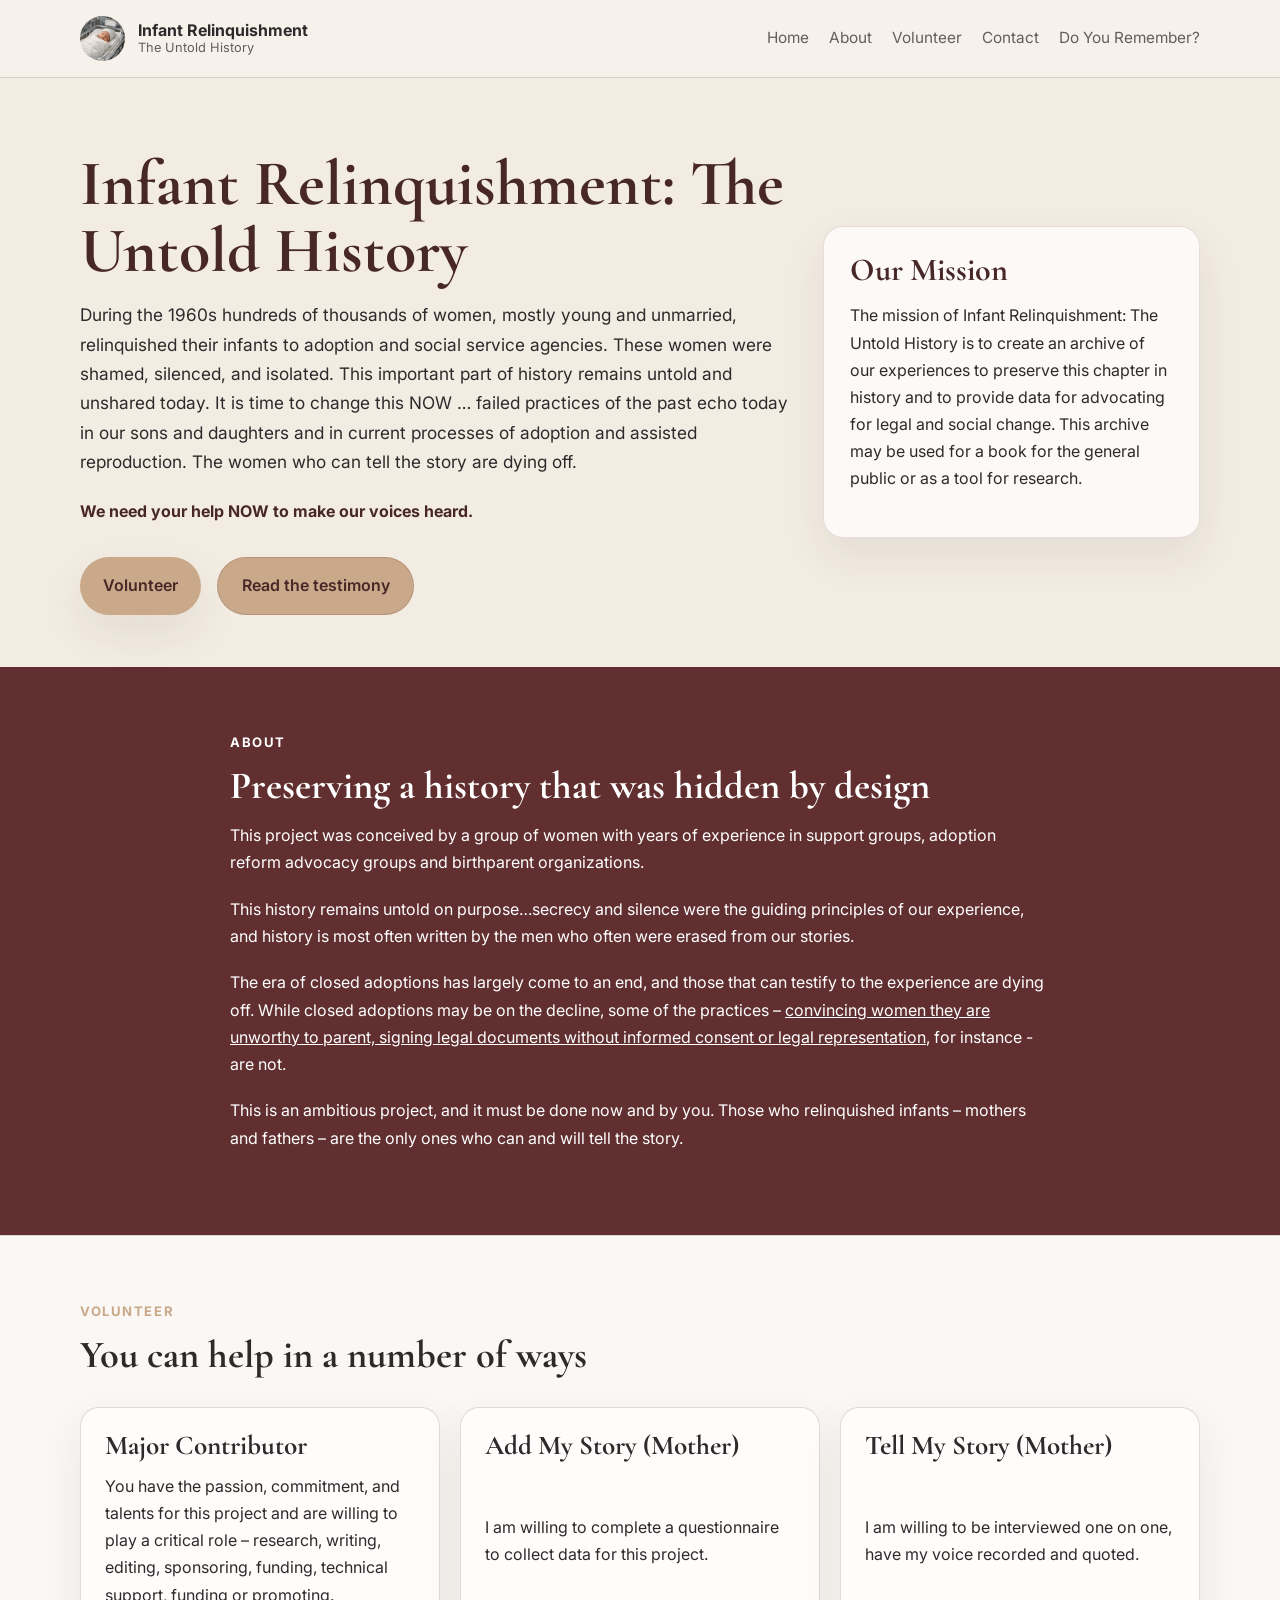
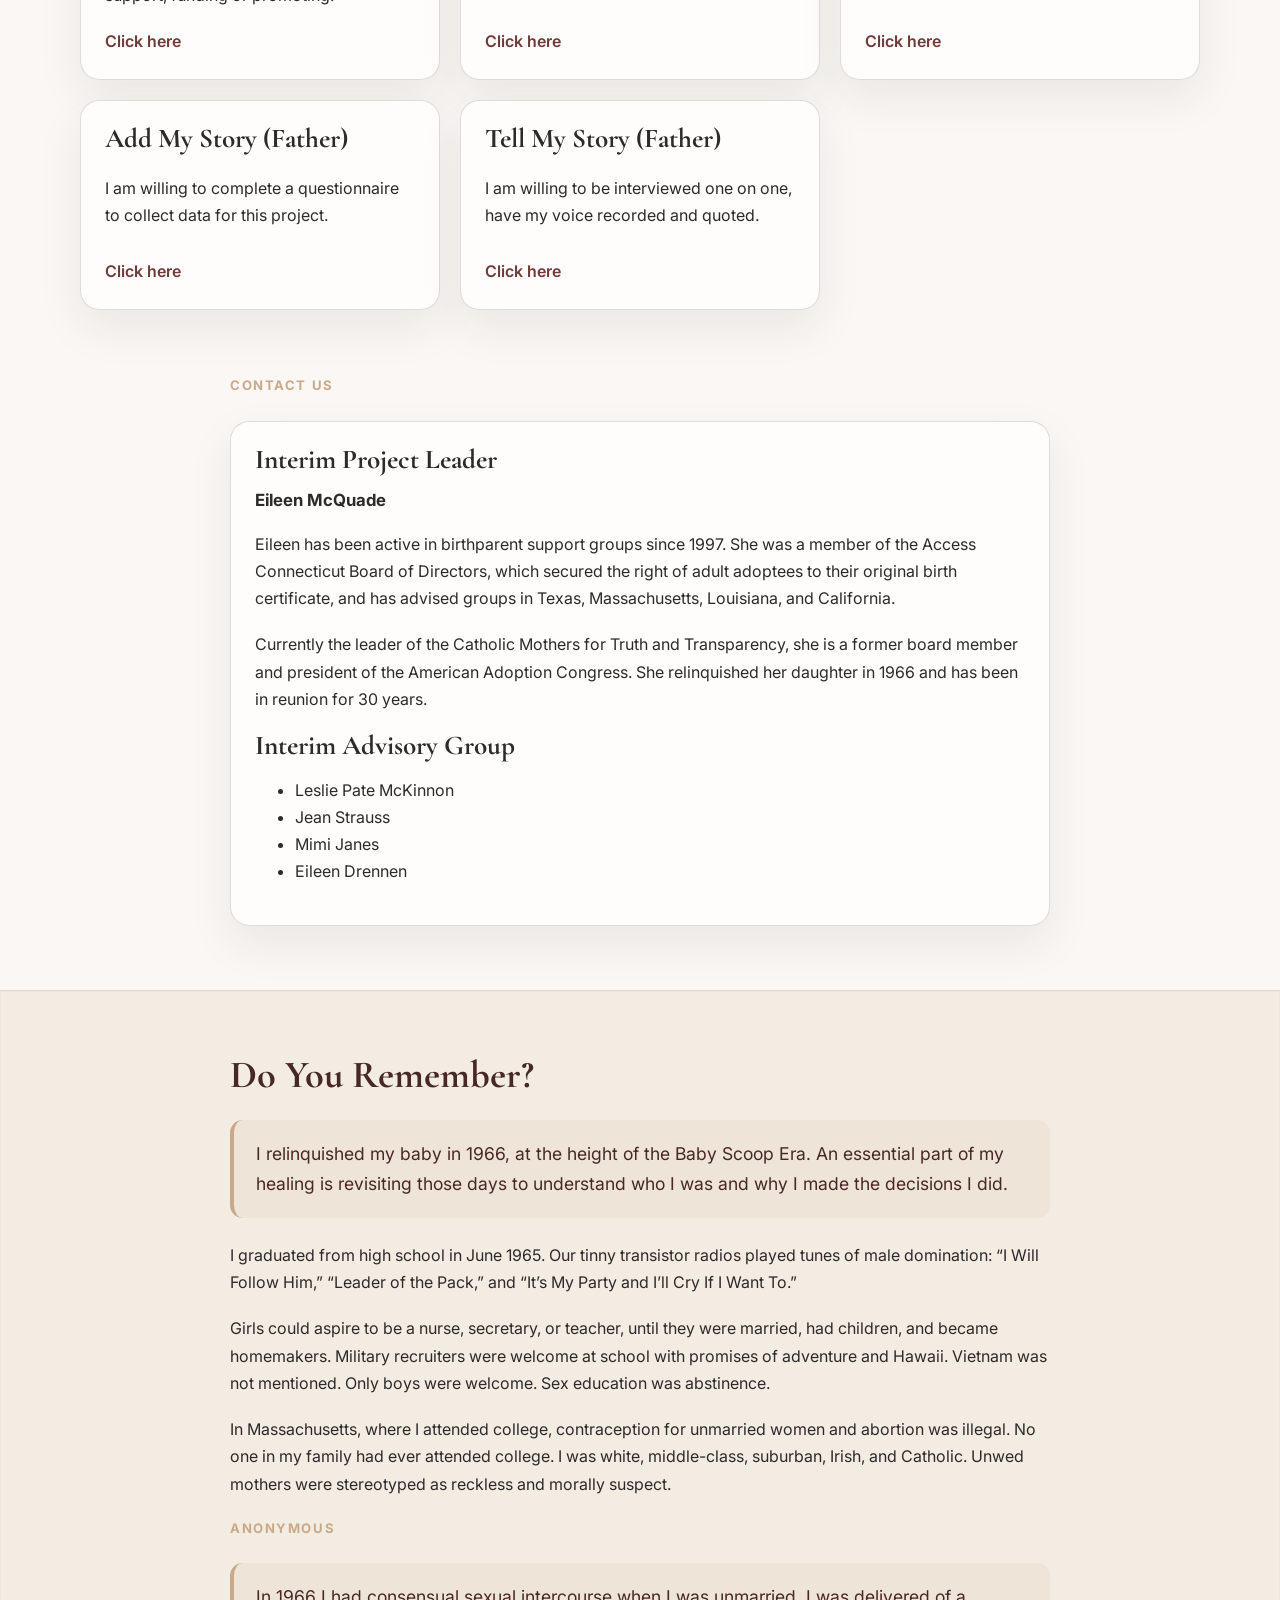
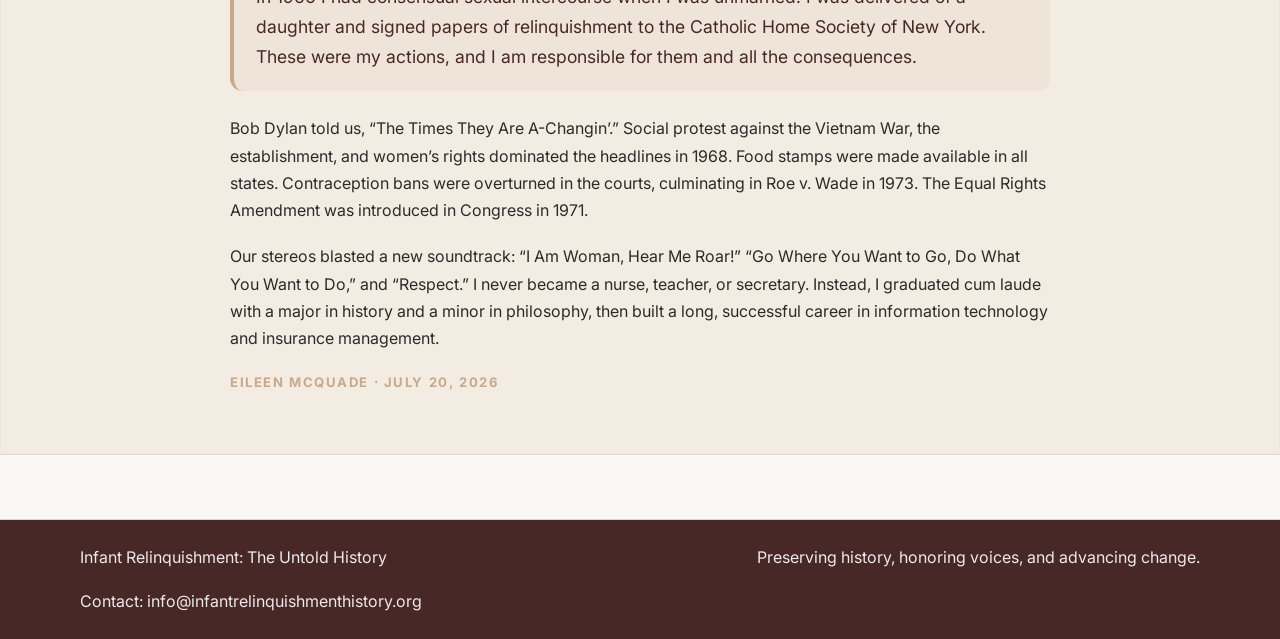
<file: index.html>
<!DOCTYPE html>
<html lang="en">
  <head>
    <meta charset="UTF-8" />
    <meta name="viewport" content="width=device-width, initial-scale=1.0" />
    <title>Infant Relinquishment: The Untold History</title>
    <meta
      name="description"
      content="Infant Relinquishment: The Untold History preserves the history of women who relinquished infants during the Baby Scoop Era."
    />
    <link rel="preconnect" href="https://fonts.googleapis.com" />
    <link rel="preconnect" href="https://fonts.gstatic.com" crossorigin />
    <link
      href="https://fonts.googleapis.com/css2?family=Cormorant+Garamond:wght@400;500;600;700&family=Inter:wght@400;500;600;700&display=swap"
      rel="stylesheet"
    />
    <link rel="stylesheet" href="styles.css" />
  </head>
  <body>
    <header class="site-header">
      <div class="container nav-wrap">
        <a href="#home" class="brand" aria-label="Go to homepage">
          <span class="brand-mark"><img src="infant in bassinet.png" alt="Infant in bassinet logo" /></span>
          <div>
            <p class="brand-name">Infant Relinquishment</p>
            <p class="brand-tag">The Untold History</p>
          </div>
        </a>
        <nav class="main-nav" aria-label="Main navigation">
          <a href="#home">Home</a>
          <a href="#about">About</a>
          <a href="#volunteer">Volunteer</a>
          <a href="#contact">Contact</a>
          <a href="#remember">Do You Remember?</a>
        </nav>
      </div>
    </header>

    <main>
      <section id="home" class="hero">
        <div class="container hero-inner">
          <div class="hero-copy">
            <h1>Infant Relinquishment: The Untold History</h1>
            <p class="lead">
              During the 1960s hundreds of thousands of women, mostly young and unmarried, relinquished their infants to adoption and social service agencies. These women were shamed, silenced, and isolated. This important part of history remains untold and unshared today. It is time to change this NOW … failed practices of the past echo today in our sons and daughters and in current processes of adoption and assisted reproduction.  The women who can tell the story are dying off. 
            </p>
            <h4>
              We need your help NOW to make our voices heard.   
            </h4>
            <div class="hero-actions">
              <a class="button primary" href="#volunteer">Volunteer</a>
              <a class="button secondary" href="#remember">Read the testimony</a>
            </div>
          </div>
          <aside class="hero-panel">
            <h2>Our Mission</h2>
            <p>
              The mission of Infant Relinquishment: The Untold History is to create an archive of our experiences to preserve this chapter in history and to provide data for advocating for legal and social change.  This archive may be used for a book for the general public or as a tool for research. 
            </p>
          </aside>
        </div>
      </section>

      <section id="about" class="content-section about-section">
        <div class="container narrow">
          <p class="section-kicker">About</p>
          <h2>Preserving a history that was hidden by design</h2>
          <p>
            This project was conceived by a group of women with years of experience in support groups, adoption reform advocacy groups and birthparent organizations. 
          <p>
            This history remains untold on purpose…secrecy and silence were the guiding principles of our experience, and history is most often written by the men who often were erased from our stories. 
          </p>  
            The era of closed adoptions has largely come to an end, and those that can testify to the experience are dying off. While closed adoptions may be on the decline, some of the practices – <span class="blue-underline">convincing women they are unworthy to parent, signing legal documents without informed consent or legal representation</span>, for instance - are not.  
          </p>
          <p>
            This is an ambitious project, and it must be done now and by you.  Those who relinquished infants – mothers and fathers – are the only ones who can and will tell the story.
          </p>
          
        </div>
      </section>

      <section id="volunteer" class="content-section alt">
        <div class="container">
          <div class="section-heading">
            <p class="section-kicker">Volunteer</p>
            <h2>You can help in a number of ways</h2>
          </div>

          <div class="card-grid">
            <article class="info-card">
              <h3>Major Contributor</h3>
              <p>
                You have the passion, commitment, and talents for this project and are willing to play a critical role – research, writing, editing, sponsoring, funding, technical support, funding or promoting. 
              </p>
              <a href="major-contributor.html" class="text-link">Click here</a>
            </article>

            <article class="info-card">
              <h3>Add My Story (Mother)</h3>
              <p>
                I am willing to complete a questionnaire to collect data for this project.
              </p>
              <a href="mother-contributor.html" class="text-link">Click here</a>
            </article>

            <article class="info-card">
              <h3>Tell My Story (Mother)</h3>
              <p>
                I am willing to be interviewed one on one, have my voice recorded and quoted.
              </p>
              <a href="mother-interview.html" class="text-link">Click here</a>
            </article>

            <article class="info-card">
              <h3>Add My Story (Father)</h3>
              <p>
                I am willing to complete a questionnaire to collect data for this project.
              </p>
              <a href="father-contributor.html" class="text-link">Click here</a>
            </article>

            <article class="info-card">
              <h3>Tell My Story (Father)</h3>
              <p>
                I am willing to be interviewed one on one, have my voice recorded and quoted.
              </p>
              <a href="father-interview.html" class="text-link">Click here</a>
            </article>
          </div>

      <section id="contact" class="content-section">
        <div class="container narrow">
          <p class="section-kicker">Contact Us</p>
          
          <div class="contact-card">
            <h3>Interim Project Leader</h3>
            <div class="contact-person">
              <strong>Eileen McQuade</strong>
            </div>
            <p>
              Eileen has been active in birthparent support groups since 1997. She was a member of the Access Connecticut Board of Directors, which secured the right of adult adoptees to their original birth certificate, and has advised groups in Texas, Massachusetts, Louisiana, and California.
            </p>
            <p>
              Currently the leader of the Catholic Mothers for Truth and Transparency, she is a former board member and president of the American Adoption Congress. She relinquished her daughter in 1966 and has been in reunion for 30 years.
            </p>
          
            <h3>Interim Advisory Group</h3>
            <ul>
              <li>Leslie Pate McKinnon</li>
              <li>Jean Strauss</li>
              <li>Mimi Janes</li>
              <li>Eileen Drennen</li>
            </ul>
          </div>
        </div>
      </section>

      <section id="remember" class="content-section alt">
        <div class="container narrow">
            <h2>Do You Remember?</h2>
          
          
          <blockquote>
            I relinquished my baby in 1966, at the height of the Baby Scoop Era. An essential part of my healing is revisiting those days to understand who I was and why I made the decisions I did.
          </blockquote>

          <p>
            I graduated from high school in June 1965. Our tinny transistor radios played tunes of male domination: “I Will Follow Him,” “Leader of the Pack,” and “It’s My Party and I’ll Cry If I Want To.”
          </p>
          <p>
            Girls could aspire to be a nurse, secretary, or teacher, until they were married, had children, and became homemakers. Military recruiters were welcome at school with promises of adventure and Hawaii. Vietnam was not mentioned. Only boys were welcome. Sex education was abstinence.
          </p>
          <p>
            In Massachusetts, where I attended college, contraception for unmarried women and abortion was illegal. No one in my family had ever attended college. I was white, middle-class, suburban, Irish, and Catholic. Unwed mothers were stereotyped as reckless and morally suspect.
          </p>
          <p class="section-kicker">Anonymous</p>
          
            
            <blockquote>
              In 1966 I had consensual sexual intercourse when I was unmarried. I was delivered of a daughter and signed papers of relinquishment to the Catholic Home Society of New York. These were my actions, and I am responsible for them and all the consequences.
            </blockquote>
          

          <p>
            Bob Dylan told us, “The Times They Are A-Changin’.” Social protest against the Vietnam War, the establishment, and women’s rights dominated the headlines in 1968. Food stamps were made available in all states. Contraception bans were overturned in the courts, culminating in Roe v. Wade in 1973. The Equal Rights Amendment was introduced in Congress in 1971.
          </p>
          <p>
            Our stereos blasted a new soundtrack: “I Am Woman, Hear Me Roar!” “Go Where You Want to Go, Do What You Want to Do,” and “Respect.” I never became a nurse, teacher, or secretary. Instead, I graduated cum laude with a major in history and a minor in philosophy, then built a long, successful career in information technology and insurance management.
          </p>
          <p class="section-kicker">Eileen McQuade · July 20, 2026</p>
        
        </div>
      </section>
    </main>

    <footer class="site-footer">
      <div class="container footer-inner">
        <p>Infant Relinquishment: The Untold History</p>
        <p>Preserving history, honoring voices, and advancing change.</p>
        <p>Contact: info@infantrelinquishmenthistory.org</p>
      </div>
    </footer>
  </body>
</html>
</file>
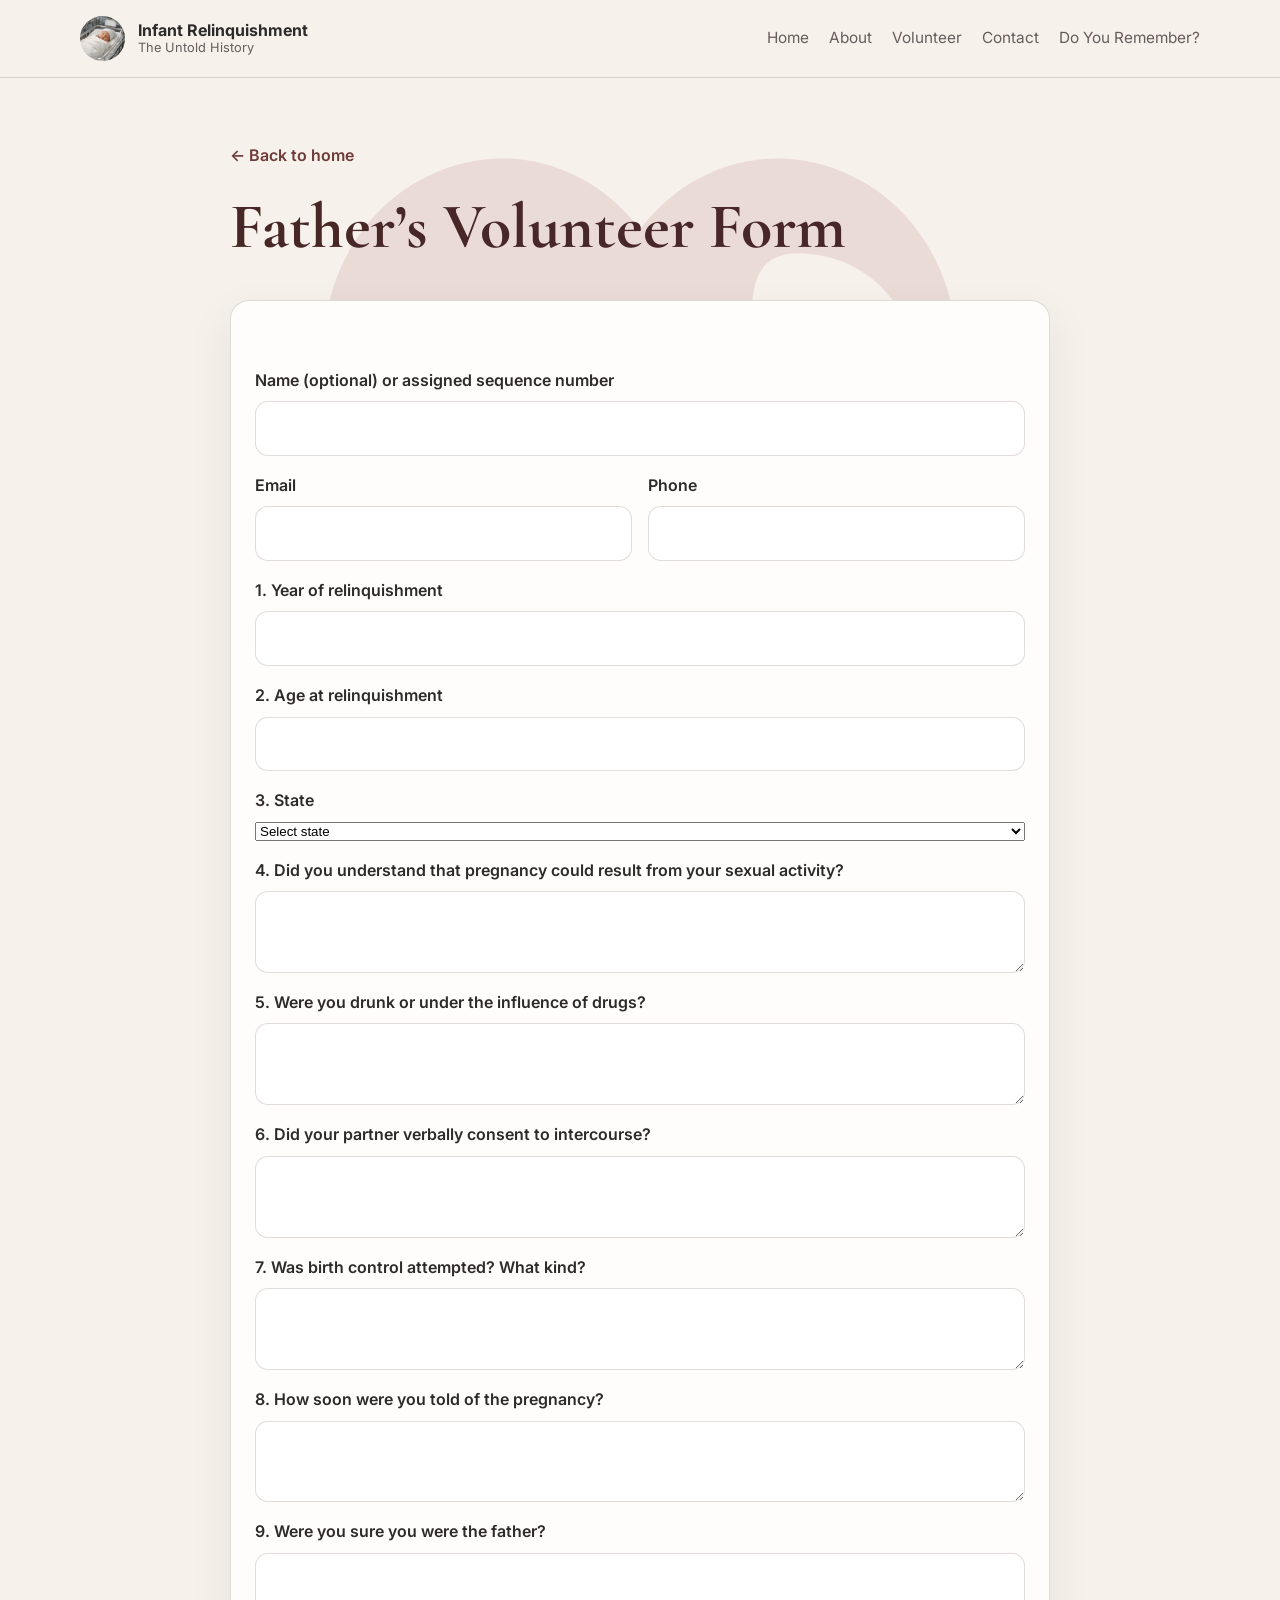
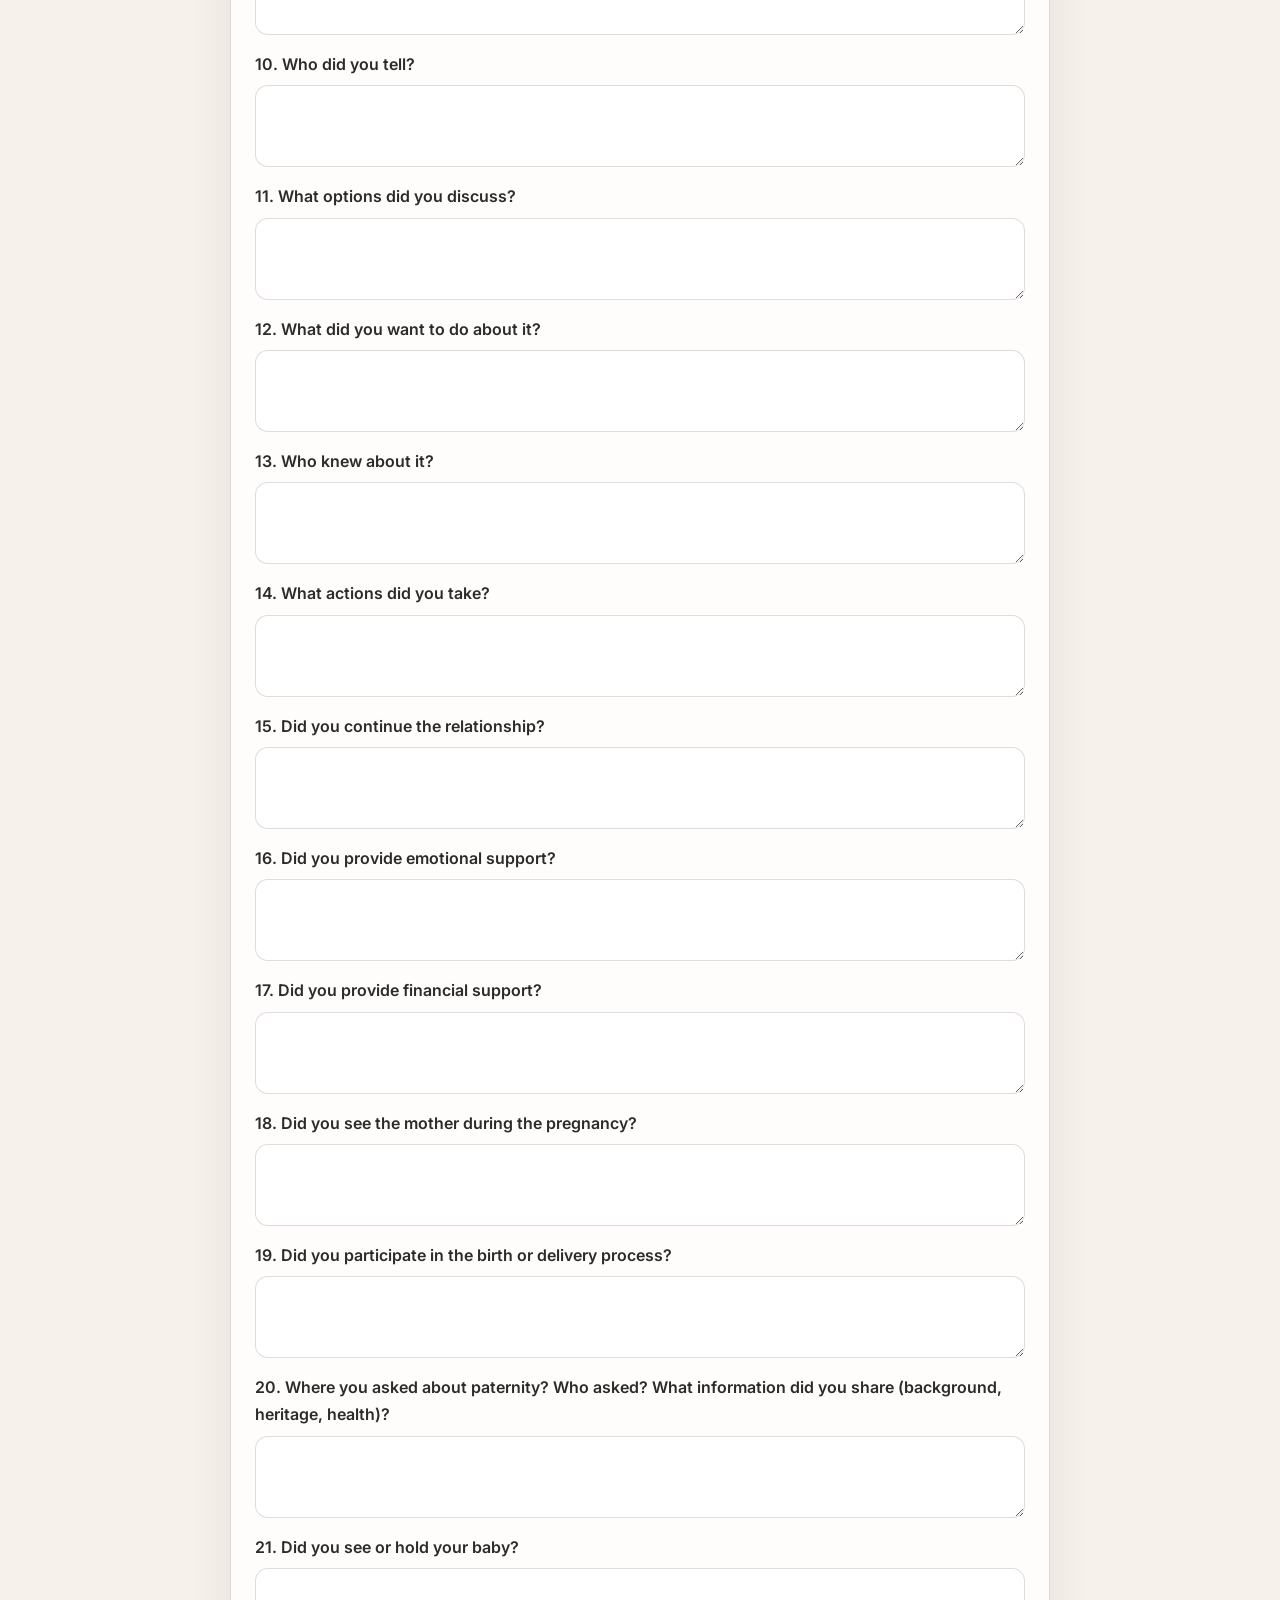
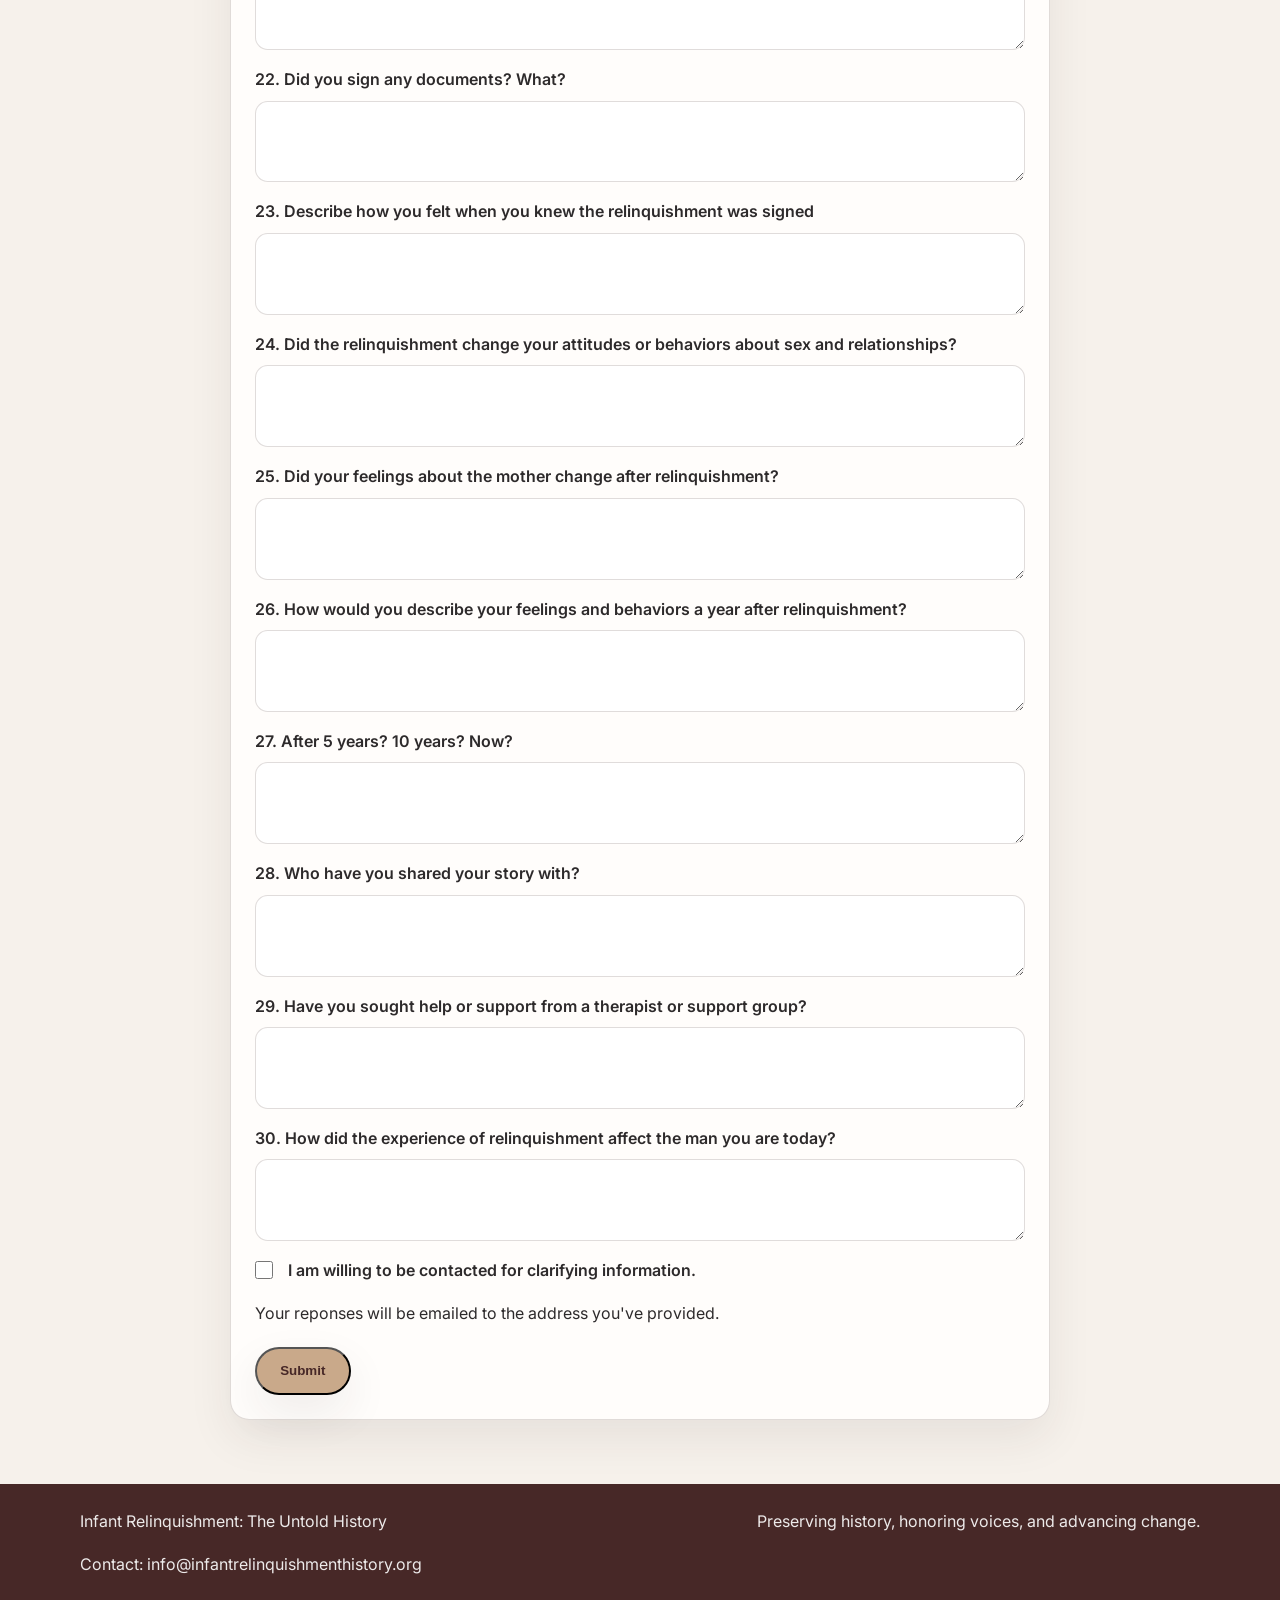
<file: father-contributor.html>
<!DOCTYPE html>
<html lang="en">
  <head>
    <meta charset="UTF-8" />
    <meta name="viewport" content="width=device-width, initial-scale=1.0" />
    <title>Mother Contributor Form</title>
    <link rel="preconnect" href="https://fonts.googleapis.com" />
    <link rel="preconnect" href="https://fonts.gstatic.com" crossorigin />
    <link
      href="https://fonts.googleapis.com/css2?family=Cormorant+Garamond:wght@400;500;600;700&family=Inter:wght@400;500;600;700&display=swap"
      rel="stylesheet"
    />
    <link rel="stylesheet" href="styles.css" />
  </head>
  <body>
    <header class="site-header">
      <div class="container nav-wrap">
        <a href="index.html#home" class="brand" aria-label="Go to homepage">
          <span class="brand-mark"><img src="infant in bassinet.png" alt="Infant in bassinet logo" /></span>
          <div>
            <p class="brand-name">Infant Relinquishment</p>
            <p class="brand-tag">The Untold History</p>
          </div>
        </a>
        <nav class="main-nav" aria-label="Main navigation">
          <a href="index.html">Home</a>
          <a href="index.html#about">About</a>
          <a href="index.html#volunteer">Volunteer</a>
          <a href="index.html#contact">Contact</a>
          <a href="index.html#remember">Do You Remember?</a>
        </nav>
      </div>
    </header>

    <main class="content-section">
      <div class="container narrow">
        <a class="back-link" href="index.html#volunteer">← Back to home</a>
        <h1>Father’s Volunteer Form</h1>

        <form class="volunteer-form" action="https://prod-19.northcentralus.logic.azure.com:443/workflows/6352da959cb74ad2bc37bc014326a951/triggers/When_an_HTTP_request_is_received/paths/invoke?api-version=2016-10-01&sp=%2Ftriggers%2FWhen_an_HTTP_request_is_received%2Frun&sv=1.0&sig=1Ugm5MKG2q3haIlKNbr1jwzMtejgzGr2KMjNgR74cvI" method="post">
          <p class="form-status" aria-live="polite"></p>
          <div class="form-row checkbox-row">
            
          </div>

          <div class="form-row">
            <label>Name (optional) or assigned sequence number<input type="text" name="name" /></label>
          </div>
          <div class="form-row">
            <label>Email<input type="email" name="email" /></label>
            <label>Phone<input type="tel" name="phone" /></label>
          </div>

  
            <div class="form-row"><label>1. Year of relinquishment<input type="text" name="1" /></label></div>
            <div class="form-row"><label>2. Age at relinquishment<input type="text" name="2" /></label></div>
        
            <div class="form-row"><label>
              3. State
              <select name="3">
                <option value="">Select state</option>
                <option value="AL">Alabama</option>
                <option value="AK">Alaska</option>
                <option value="AZ">Arizona</option>
                <option value="AR">Arkansas</option>
                <option value="CA">California</option>
                <option value="CO">Colorado</option>
                <option value="CT">Connecticut</option>
                <option value="DE">Delaware</option>
                <option value="DC">District of Columbia</option>
                <option value="FL">Florida</option>
                <option value="GA">Georgia</option>
                <option value="HI">Hawaii</option>
                <option value="ID">Idaho</option>
                <option value="IL">Illinois</option>
                <option value="IN">Indiana</option>
                <option value="IA">Iowa</option>
                <option value="KS">Kansas</option>
                <option value="KY">Kentucky</option>
                <option value="LA">Louisiana</option>
                <option value="ME">Maine</option>
                <option value="MD">Maryland</option>
                <option value="MA">Massachusetts</option>
                <option value="MI">Michigan</option>
                <option value="MN">Minnesota</option>
                <option value="MS">Mississippi</option>
                <option value="MO">Missouri</option>
                <option value="MT">Montana</option>
                <option value="NE">Nebraska</option>
                <option value="NV">Nevada</option>
                <option value="NH">New Hampshire</option>
                <option value="NJ">New Jersey</option>
                <option value="NM">New Mexico</option>
                <option value="NY">New York</option>
                <option value="NC">North Carolina</option>
                <option value="ND">North Dakota</option>
                <option value="OH">Ohio</option>
                <option value="OK">Oklahoma</option>
                <option value="OR">Oregon</option>
                <option value="PA">Pennsylvania</option>
                <option value="RI">Rhode Island</option>
                <option value="SC">South Carolina</option>
                <option value="SD">South Dakota</option>
                <option value="TN">Tennessee</option>
                <option value="TX">Texas</option>
                <option value="UT">Utah</option>
                <option value="VT">Vermont</option>
                <option value="VA">Virginia</option>
                <option value="WA">Washington</option>
                <option value="WV">West Virginia</option>
                <option value="WI">Wisconsin</option>
                <option value="WY">Wyoming</option>
                <option value="OTHER">Other</option>
              </select>
            </label></div>

          <div class="form-row"><label>4. Did you understand that pregnancy could result from your sexual activity?<textarea rows="2"name="4"></textarea></label></div>
          <div class="form-row"><label>5. Were you drunk or under the influence of drugs?<textarea rows="2"name="5"></textarea></label></div>
          <div class="form-row"><label>6. Did your partner verbally consent to intercourse?<textarea rows="2"name="6"></textarea></label></div>
          <div class="form-row"><label>7. Was birth control attempted? What kind?<textarea rows="2"name="7"></textarea></label></div>
          <div class="form-row"><label>8. How soon were you told of the pregnancy?<textarea rows="2"name="8"></textarea></label></div>
          <div class="form-row"><label>9. Were you sure you were the father?<textarea rows="2"name="9"></textarea></label></div>
          <div class="form-row"><label>10. Who did you tell?<textarea rows="2"name="10"></textarea></label></div>
          <div class="form-row"><label>11. What options did you discuss?<textarea rows="2"name="11"></textarea></label></div>
          <div class="form-row"><label>12. What did you want to do about it? <textarea rows="2"name="12"></textarea></label></div>
          <div class="form-row"><label>13. Who knew about it?<textarea rows="2"name="13"></textarea></label></div>
          <div class="form-row"><label>14. What actions did you take?<textarea rows="2"name="14"></textarea></label></div>
          <div class="form-row"><label>15. Did you continue the relationship?<textarea rows="2"name="15"></textarea></label></div>
          <div class="form-row"><label>16. Did you provide emotional support?<textarea rows="2"name="16"></textarea></label></div>
          <div class="form-row"><label>17. Did you provide financial support?<textarea rows="2"name="17"></textarea></label></div>
          <div class="form-row"><label>18. Did you see the mother during the pregnancy?<textarea rows="2"name="18"></textarea></label></div>
          <div class="form-row"><label>19. Did you participate in the birth or delivery process?<textarea rows="2"name="19"></textarea></label></div>
          <div class="form-row"><label>20. Where you asked about paternity?  Who asked?  What information did you share (background, heritage, health)?<textarea rows="2"name="20"></textarea></label></div>
          <div class="form-row"><label>21. Did you see or hold your baby?<textarea rows="2"name="21"></textarea></label></div>
          <div class="form-row"><label>22. Did you sign any documents? What?<textarea rows="2"name="22"></textarea></label></div>
          <div class="form-row"><label>23. Describe how you felt when you knew the relinquishment was signed<textarea rows="2"name="23"></textarea></label></div>
          <div class="form-row"><label>24. Did the relinquishment change your attitudes or behaviors about sex and relationships?<textarea rows="2"name="24"></textarea></label></div>
          <div class="form-row"><label>25. Did your feelings about the mother change after relinquishment?<textarea rows="2"name="25"></textarea></label></div>
          <div class="form-row"><label>26. How would you describe your feelings and behaviors a year after relinquishment?<textarea rows="2"name="26"></textarea></label></div>
          <div class="form-row"><label>27. After 5 years? 10 years? Now?<textarea rows="2"name="27"></textarea></label></div>
          <div class="form-row"><label>28. Who have you shared your story with?<textarea rows="2"name="5"></textarea></label></div>
          <div class="form-row"><label>29. Have you sought help or support from a therapist or support group?<textarea rows="2"name="29"></textarea></label></div>
          <div class="form-row"><label>30. How did the experience of relinquishment affect the man you are today?<textarea rows="2"name="30"></textarea></label></div>
          
          <div class="form-row">
          <label class="checkbox-label">
            <span>I am willing to be contacted for clarifying information.</span>
            <input type="checkbox" name="contact_clarification" />
            </label>
            </div>
            <p>Your reponses will be emailed to the address you've provided.</p>
          <button type="submit" class="button primary">Submit</button>
        </form>

       </div>
    </main>

    <footer class="site-footer">
      <div class="container footer-inner">
        <p>Infant Relinquishment: The Untold History</p>
        <p>Preserving history, honoring voices, and advancing change.</p>
        <p>Contact: info@infantrelinquishmenthistory.org</p>
      </div>
    </footer>

<script>
      const volunteerForm = document.querySelector(".volunteer-form");
      const formStatus = document.querySelector(".form-status");

      volunteerForm.addEventListener("submit", async (event) => {
        event.preventDefault();

        const formData = new FormData(volunteerForm);
        const formContent = Object.fromEntries(formData.entries());
        formContent.datetime = new Date().toISOString();

        formStatus.textContent = "Submitting...";
        window.scrollTo({ top: 0, behavior: "smooth" });

        try {
          const response = await fetch(volunteerForm.action, {
            method: "POST",
            headers: {
              "Content-Type": "application/json",
            },
            body: JSON.stringify(formContent),
          });

          if (!response.ok) {
            throw new Error(`Request failed with status ${response.status}`);
          }

          volunteerForm.reset();
          formStatus.textContent = "Thank you! Your response was submitted and emailed to you for reference.";
          volunteerForm.classList.add("submitted");

          const resubmitButton = document.createElement("button");
          resubmitButton.type = "button";
          resubmitButton.className = "button primary resubmit-button";
          resubmitButton.textContent = "New submission";
          resubmitButton.addEventListener("click", () => {
            volunteerForm.reset();
            formStatus.textContent = "";
            volunteerForm.classList.remove("submitted");
            resubmitButton.remove();
          });
          volunteerForm.append(resubmitButton);
        } catch (error) {
          console.error(error);
          formStatus.textContent = "Something went wrong. Please try again.";
        }
      });
    </script>

  </body>
</html>
</file>
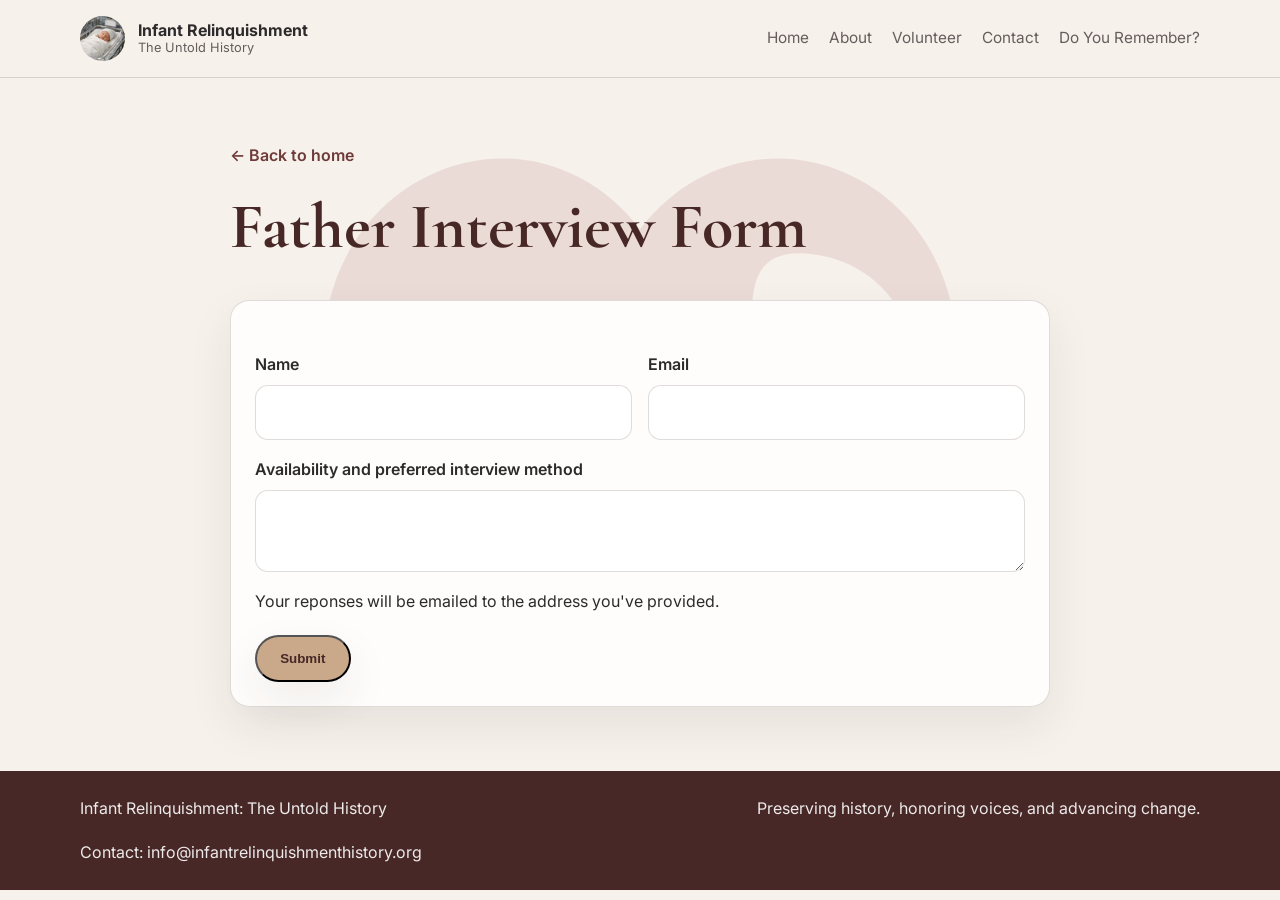
<file: father-interview.html>
<!DOCTYPE html>
<html lang="en">
  <head>
    <meta charset="UTF-8" />
    <meta name="viewport" content="width=device-width, initial-scale=1.0" />
    <title>Father Interview Form</title>
    <link rel="preconnect" href="https://fonts.googleapis.com" />
    <link rel="preconnect" href="https://fonts.gstatic.com" crossorigin />
    <link
      href="https://fonts.googleapis.com/css2?family=Cormorant+Garamond:wght@400;500;600;700&family=Inter:wght@400;500;600;700&display=swap"
      rel="stylesheet"
    />
    <link rel="stylesheet" href="styles.css" />
  </head>
  <body>
    <header class="site-header">
      <div class="container nav-wrap">
        <a href="index.html#home" class="brand" aria-label="Go to homepage">
          <span class="brand-mark"><img src="infant in bassinet.png" alt="Infant in bassinet logo" /></span>
          <div>
            <p class="brand-name">Infant Relinquishment</p>
            <p class="brand-tag">The Untold History</p>
          </div>
        </a>
        <nav class="main-nav" aria-label="Main navigation">
          <a href="index.html">Home</a>
          <a href="index.html#about">About</a>
          <a href="index.html#volunteer">Volunteer</a>
          <a href="index.html#contact">Contact</a>
          <a href="index.html#remember">Do You Remember?</a>
        </nav>
      </div>
    </header>

    <main class="content-section">
      <div class="container narrow">
        <a class="back-link" href="index.html#volunteer">← Back to home</a>
        <h1>Father Interview Form</h1>
        <form class="volunteer-form" action="https://prod-28.northcentralus.logic.azure.com:443/workflows/b2709a3a16d74377bb3ed95d61d126d7/triggers/When_an_HTTP_request_is_received/paths/invoke?api-version=2016-10-01&sp=%2Ftriggers%2FWhen_an_HTTP_request_is_received%2Frun&sv=1.0&sig=wqs-eW-V91npZQ5i92dIYisogp2kp4B1i96R1trclHk" method="post">
          <p class="form-status" aria-live="polite"></p>
          <div class="form-row">
            <label>Name<input type="text" name="name" /></label>
            <label>Email<input type="email" name="email" /></label>
          </div>
          <div class="form-row single">
            <label>Availability and preferred interview method<textarea name="availability" rows="2"></textarea></label>
          </div>
          <p>Your reponses will be emailed to the address you've provided.</p>
          <button type="submit" class="button primary">Submit</button>
        </form>
      </div>
    </main>

    <script>
      const volunteerForm = document.querySelector(".volunteer-form");
      const formStatus = document.querySelector(".form-status");

      volunteerForm.addEventListener("submit", async (event) => {
        event.preventDefault();

        const formData = new FormData(volunteerForm);
        const formContent = Object.fromEntries(formData.entries());
        formContent.datetime = new Date().toISOString();

        formStatus.textContent = "Submitting...";
        window.scrollTo({ top: 0, behavior: "smooth" });

        try {
          const response = await fetch(volunteerForm.action, {
            method: "POST",
            headers: {
              "Content-Type": "application/json",
            },
            body: JSON.stringify(formContent),
          });

          if (!response.ok) {
            throw new Error(`Request failed with status ${response.status}`);
          }

          volunteerForm.reset();
          formStatus.textContent = "Thank you! Your response was submitted and emailed to you for reference.";
          volunteerForm.classList.add("submitted");

          const resubmitButton = document.createElement("button");
          resubmitButton.type = "button";
          resubmitButton.className = "button primary resubmit-button";
          resubmitButton.textContent = "New submission";
          resubmitButton.addEventListener("click", () => {
            volunteerForm.reset();
            formStatus.textContent = "";
            volunteerForm.classList.remove("submitted");
            resubmitButton.remove();
          });
          volunteerForm.append(resubmitButton);
        } catch (error) {
          console.error(error);
          formStatus.textContent = "Something went wrong. Please try again.";
        }
      });
    </script>

    <footer class="site-footer">
      <div class="container footer-inner">
        <p>Infant Relinquishment: The Untold History</p>
        <p>Preserving history, honoring voices, and advancing change.</p>
        <p>Contact: info@infantrelinquishmenthistory.org</p>
      </div>
    </footer>
  </body>
</html>
</file>
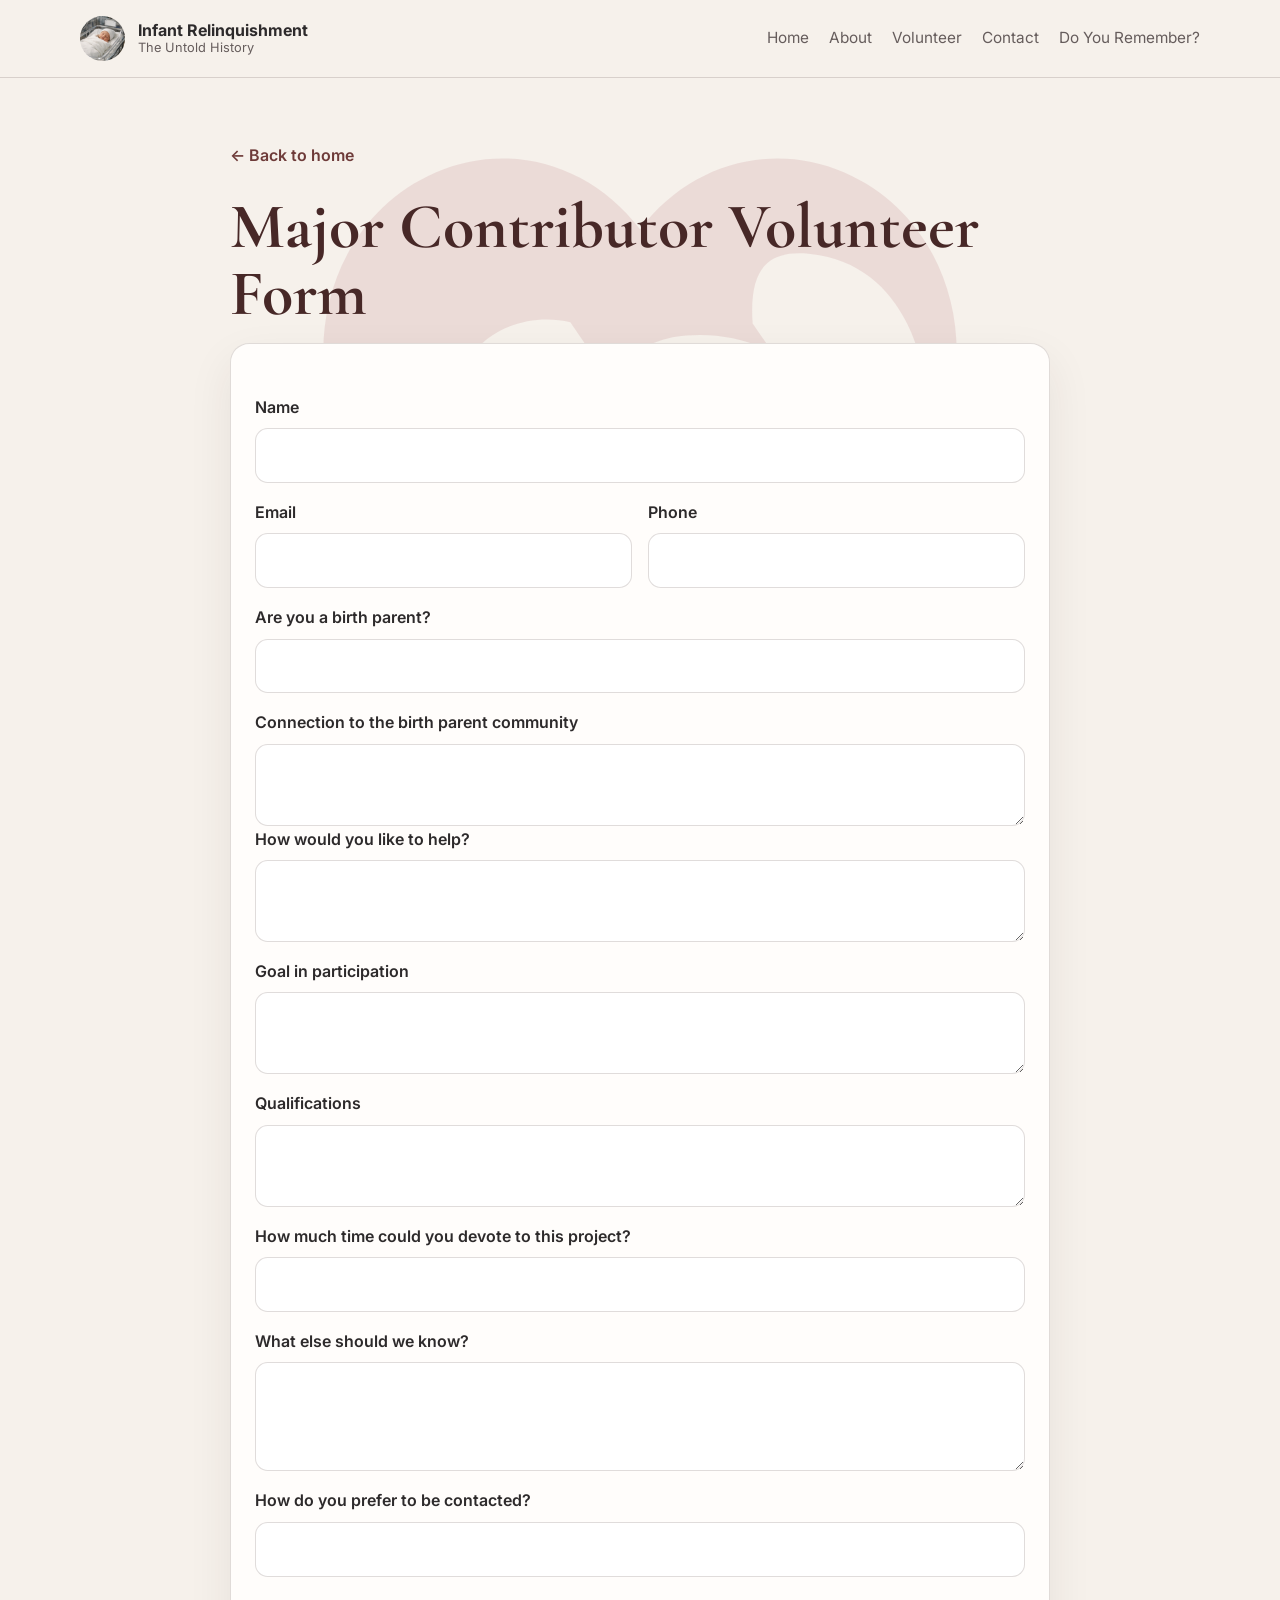
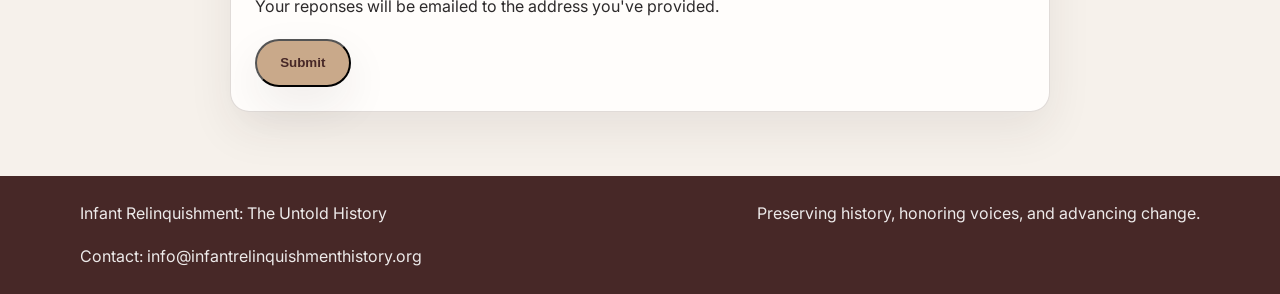
<file: major-contributor.html>
<!DOCTYPE html>
<html lang="en">
  <head>
    <meta charset="UTF-8" />
    <meta name="viewport" content="width=device-width, initial-scale=1.0" />
    <title>Major Contributor Volunteer Form</title>
    <link rel="preconnect" href="https://fonts.googleapis.com" />
    <link rel="preconnect" href="https://fonts.gstatic.com" crossorigin />
    <link
      href="https://fonts.googleapis.com/css2?family=Cormorant+Garamond:wght@400;500;600;700&family=Inter:wght@400;500;600;700&display=swap"
      rel="stylesheet"
    />
    <link rel="stylesheet" href="styles.css" />
  </head>
  <body>
    <header class="site-header">
      <div class="container nav-wrap">
        <a href="index.html#home" class="brand" aria-label="Go to homepage">
          <span class="brand-mark"><img src="infant in bassinet.png" alt="Infant in bassinet logo" /></span>
          <div>
            <p class="brand-name">Infant Relinquishment</p>
            <p class="brand-tag">The Untold History</p>
          </div>
        </a>
        <nav class="main-nav" aria-label="Main navigation">
          <a href="index.html">Home</a>
          <a href="index.html#about">About</a>
          <a href="index.html#volunteer">Volunteer</a>
          <a href="index.html#contact">Contact</a>
          <a href="index.html#remember">Do You Remember?</a>
        </nav>
      </div>
    </header>

    <main class="content-section form-page">
      <div class="container narrow">
        <a class="back-link" href="index.html#volunteer">← Back to home</a>
        <h1>Major Contributor Volunteer Form</h1>

        <form class="volunteer-form" action="https://prod-00.northcentralus.logic.azure.com:443/workflows/ca2268df60344a098a848aa9bffd8075/triggers/When_an_HTTP_request_is_received/paths/invoke?api-version=2016-10-01&amp;sp=%2Ftriggers%2FWhen_an_HTTP_request_is_received%2Frun&amp;sv=1.0&amp;sig=DUn_KE2RCvFxlqcWe5Ihr98Yq3vsPEJ6nrI99veUB80" method="post">
          <p class="form-status" aria-live="polite"></p>
          <div class="form-row single">
            <label>Name<input type="text" name="name" /></label>
          </div>
          <div class="form-row">
            <label>Email<input type="email" name="email" /></label>
            <label>Phone<input type="tel" name="phone" /></label>
          </div>
          <div class="form-row single">
            <label>Are you a birth parent?<input type="text" name="birthparent" /></label>
          </div>
          <div>
            <label>Connection to the birth parent community<textarea rows="2" name="connection"></textarea></label>
          </div>
          <div class="form-row single">
            <label>How would you like to help?<textarea rows="2" name="role"></textarea></label>
          </div>
          <div class="form-row single">
            <label>Goal in participation<textarea rows="2" name="goal"></textarea></label>
          </div>
          <div class="form-row single">
            <label>Qualifications<textarea rows="2" name="qualifications"></textarea></label>
          </div>
          <div class="form-row single">
            <label>How much time could you devote to this project?<input type="text" name="time" /></label>
          </div>
          <div class="form-row single">
            <label>What else should we know?<textarea name="notes" rows="3"></textarea></label>
          </div>
          <div class="form-row single">
            <label>How do you prefer to be contacted?<input type="text" name="contact" /></label>
          </div>
          <p>Your reponses will be emailed to the address you've provided.</p>
          <button type="submit" class="button primary">Submit</button>
        </form>
        
      </div>
    </main>

    <footer class="site-footer">
      <div class="container footer-inner">
        <p>Infant Relinquishment: The Untold History</p>
        <p>Preserving history, honoring voices, and advancing change.</p>
        <p>Contact: info@infantrelinquishmenthistory.org</p>
      </div>
    </footer>

    <script>
      const volunteerForm = document.querySelector(".volunteer-form");
      const formStatus = document.querySelector(".form-status");

      volunteerForm.addEventListener("submit", async (event) => {
        event.preventDefault();

        const formData = new FormData(volunteerForm);
        const formContent = Object.fromEntries(formData.entries());
        formContent.datetime = new Date().toISOString();

        formStatus.textContent = "Submitting...";
        window.scrollTo({ top: 0, behavior: "smooth" });

        try {
          const response = await fetch(volunteerForm.action, {
            method: "POST",
            headers: {
              "Content-Type": "application/json",
            },
            body: JSON.stringify(formContent),
          });

          if (!response.ok) {
            throw new Error(`Request failed with status ${response.status}`);
          }

          volunteerForm.reset();
          formStatus.textContent = "Thank you! Your response was submitted and emailed to you for reference.";
          volunteerForm.classList.add("submitted");

          const resubmitButton = document.createElement("button");
          resubmitButton.type = "button";
          resubmitButton.className = "button primary resubmit-button";
          resubmitButton.textContent = "New submission";
          resubmitButton.addEventListener("click", () => {
            volunteerForm.reset();
            formStatus.textContent = "";
            volunteerForm.classList.remove("submitted");
            resubmitButton.remove();
          });
          volunteerForm.append(resubmitButton);
        } catch (error) {
          console.error(error);
          formStatus.textContent = "Something went wrong. Please try again.";
        }
      });
    </script>
  </body>
</html>
</file>
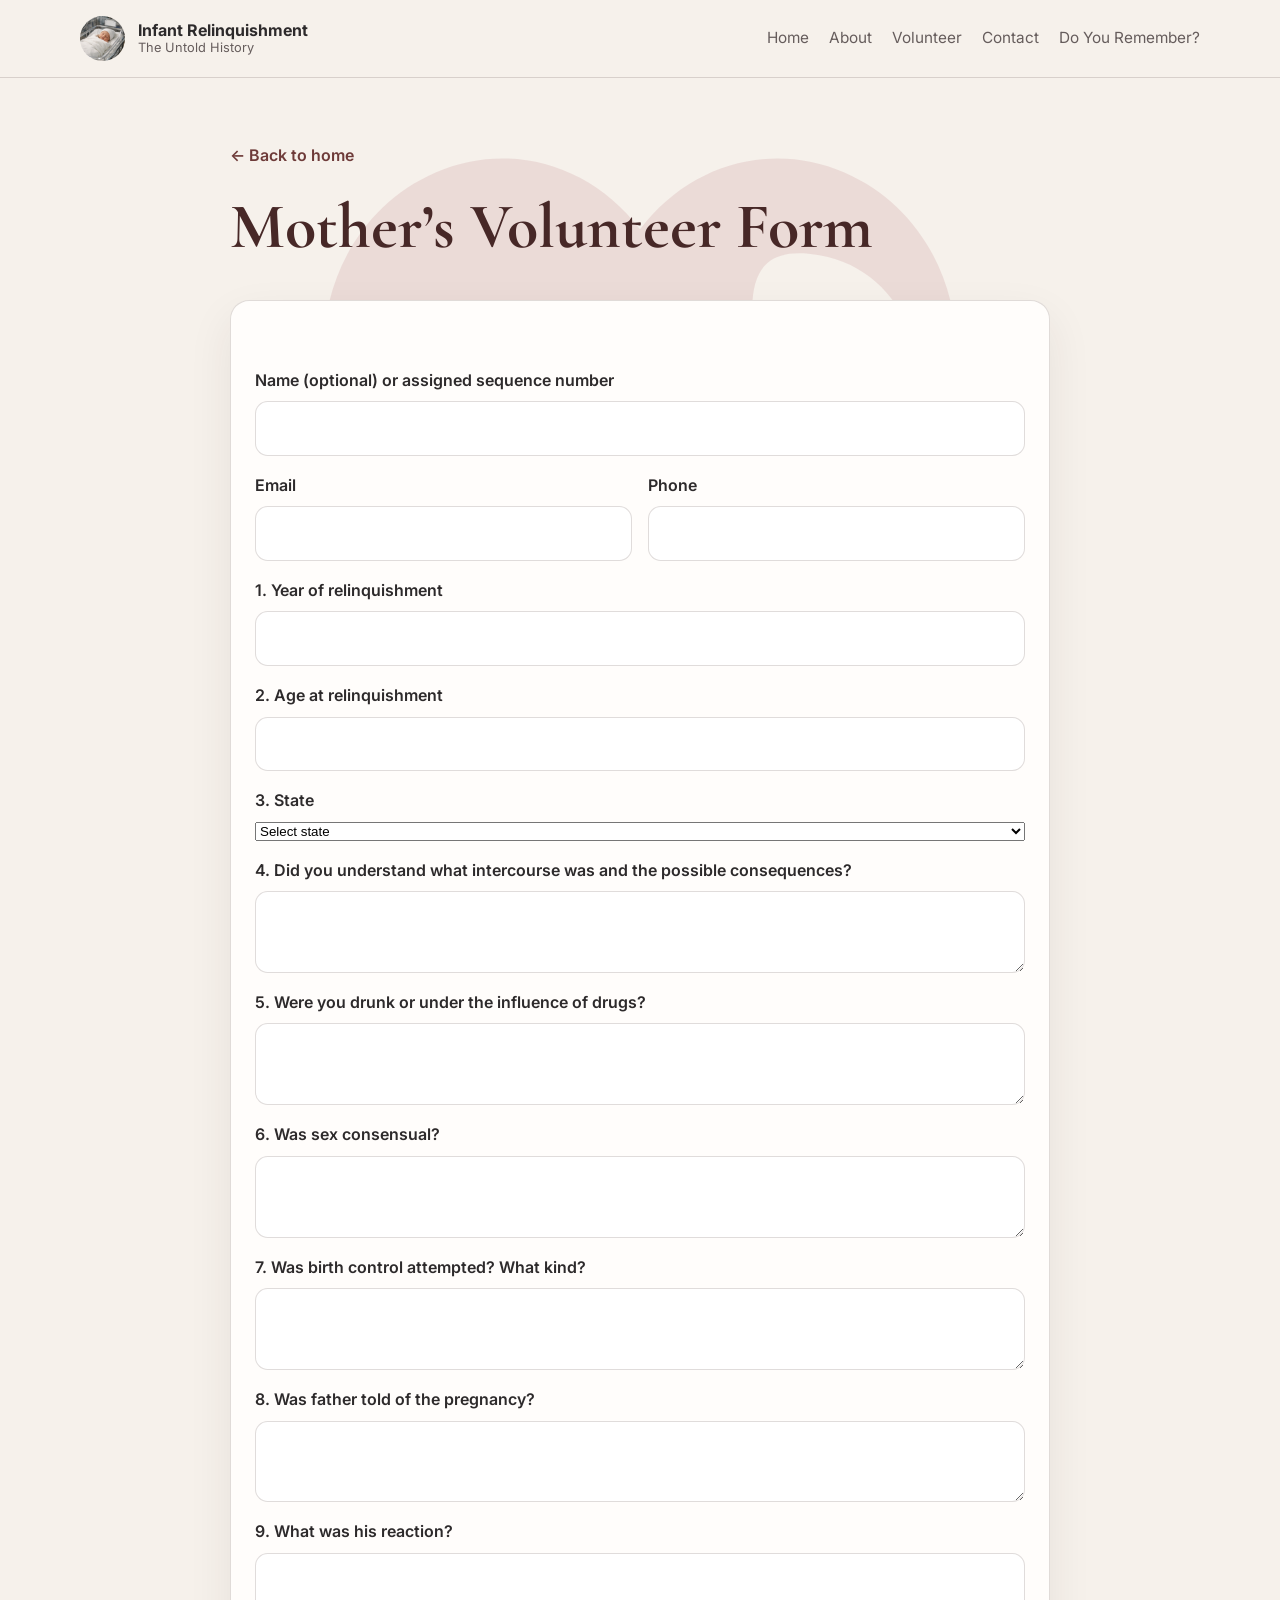
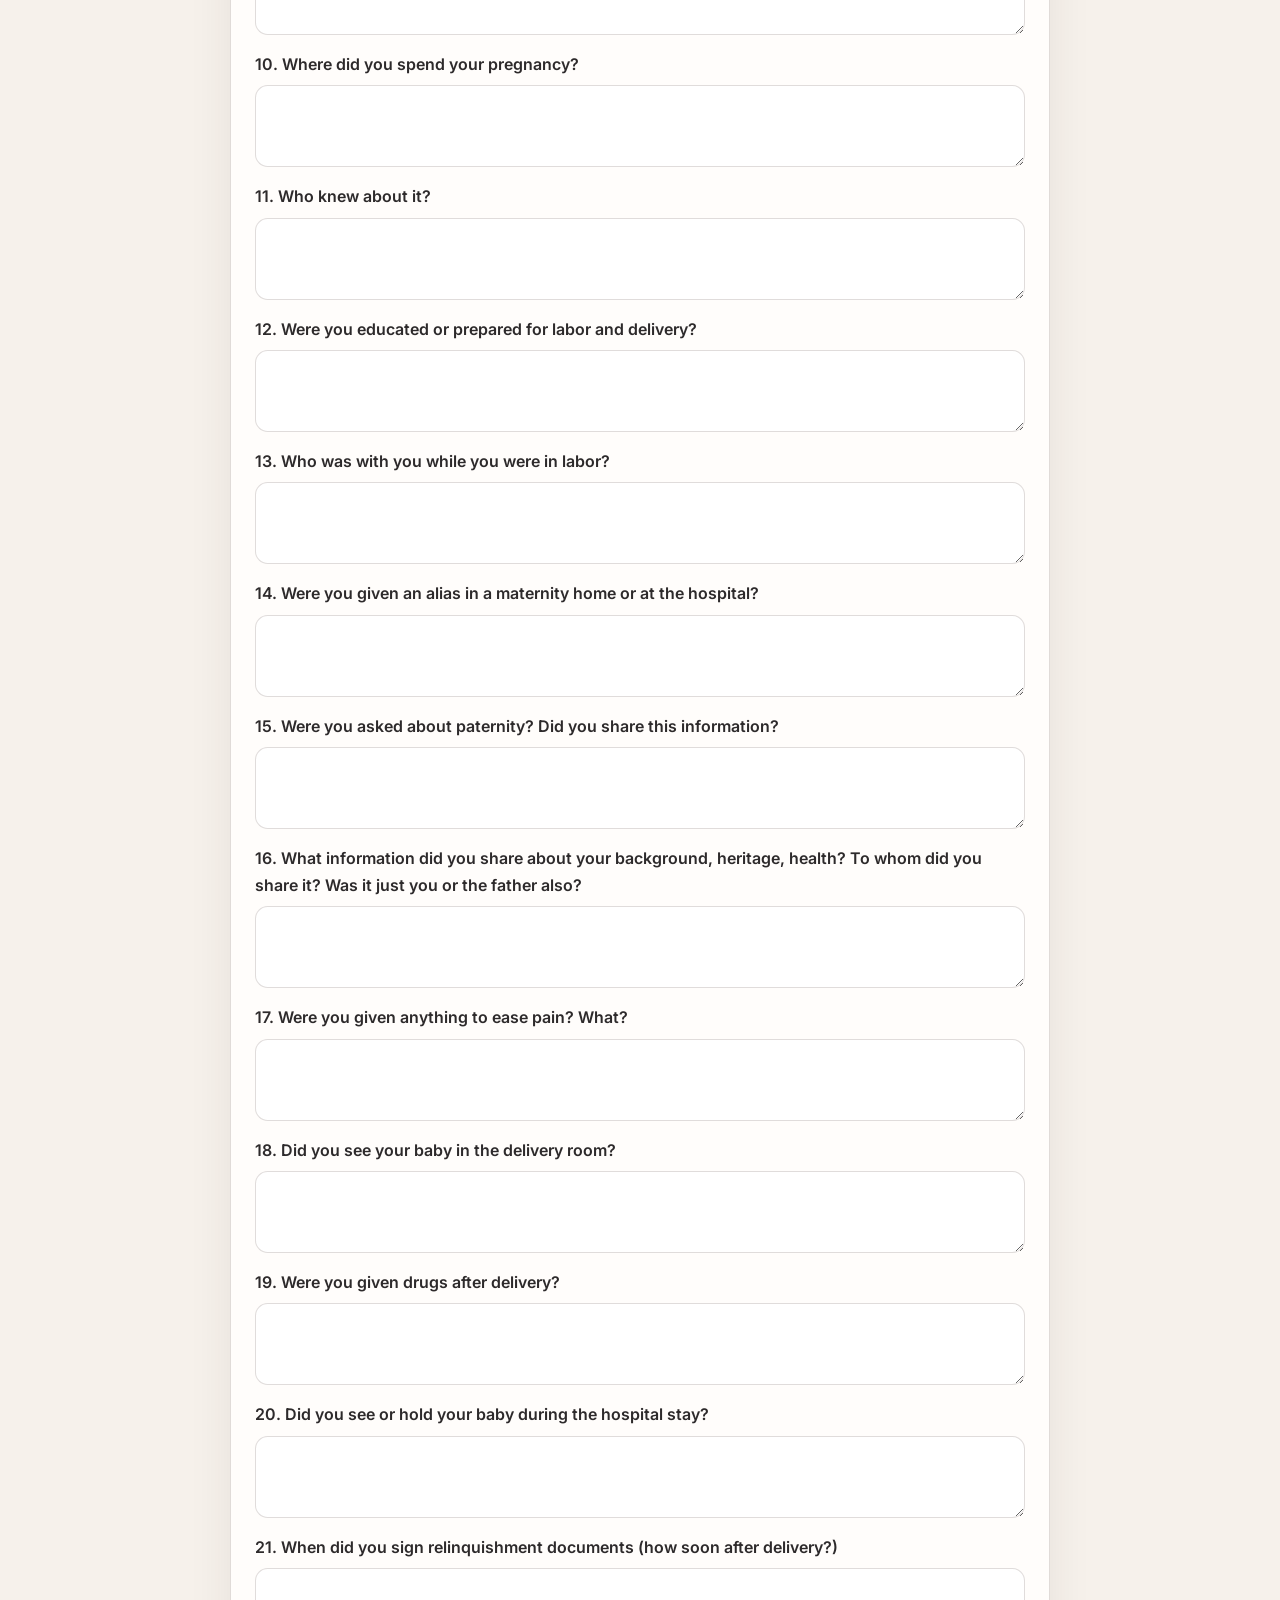
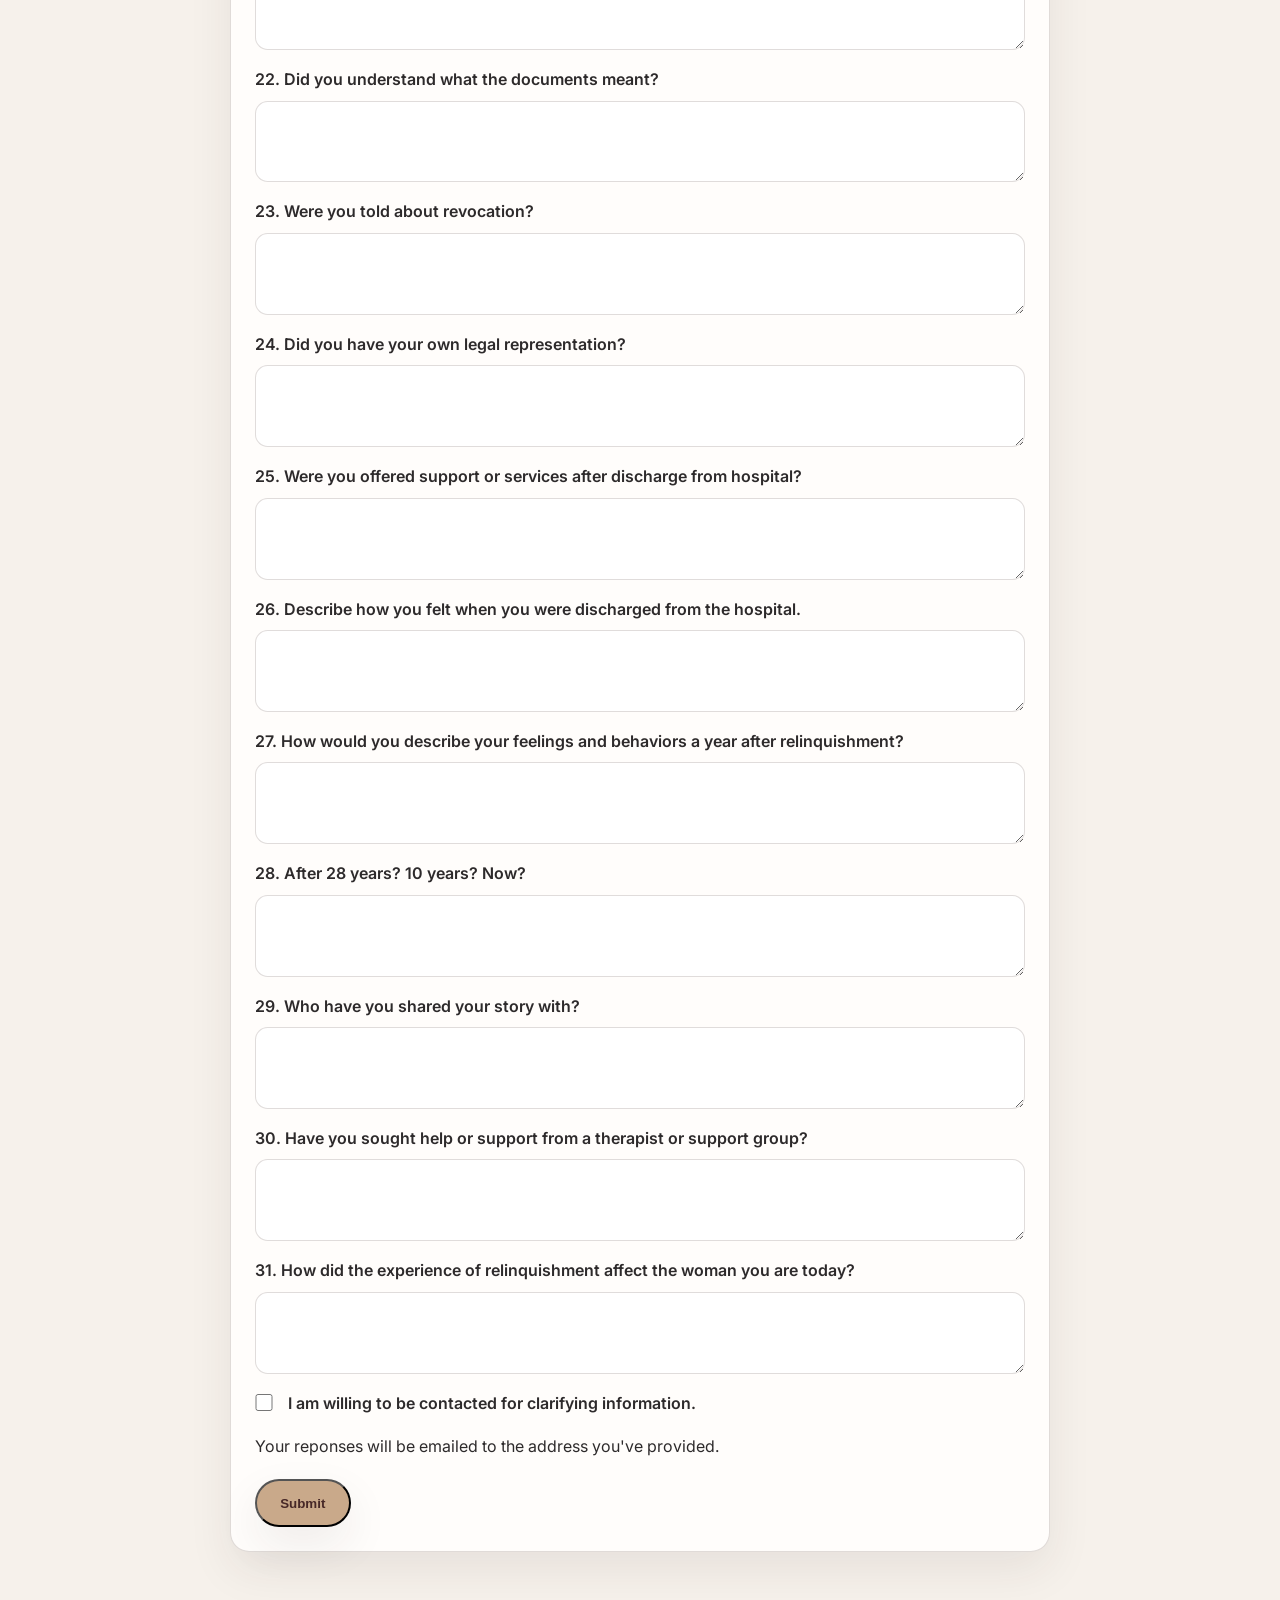
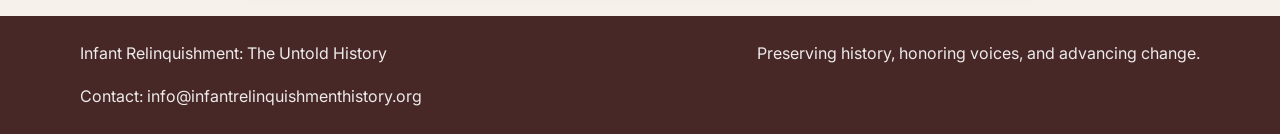
<file: mother-contributor.html>
<!DOCTYPE html>
<html lang="en">
  <head>
    <meta charset="UTF-8" />
    <meta name="viewport" content="width=device-width, initial-scale=1.0" />
    <title>Mother Contributor Form</title>
    <link rel="preconnect" href="https://fonts.googleapis.com" />
    <link rel="preconnect" href="https://fonts.gstatic.com" crossorigin />
    <link
      href="https://fonts.googleapis.com/css2?family=Cormorant+Garamond:wght@400;500;600;700&family=Inter:wght@400;500;600;700&display=swap"
      rel="stylesheet"
    />
    <link rel="stylesheet" href="styles.css" />
  </head>
  <body>
    <header class="site-header">
      <div class="container nav-wrap">
        <a href="index.html#home" class="brand" aria-label="Go to homepage">
          <span class="brand-mark"><img src="infant in bassinet.png" alt="Infant in bassinet logo" /></span>
          <div>
            <p class="brand-name">Infant Relinquishment</p>
            <p class="brand-tag">The Untold History</p>
          </div>
        </a>
        <nav class="main-nav" aria-label="Main navigation">
          <a href="index.html">Home</a>
          <a href="index.html#about">About</a>
          <a href="index.html#volunteer">Volunteer</a>
          <a href="index.html#contact">Contact</a>
          <a href="index.html#remember">Do You Remember?</a>
        </nav>
      </div>
    </header>

    <main class="content-section">
      <div class="container narrow">
        <a class="back-link" href="index.html#volunteer">← Back to home</a>
        <h1>Mother’s Volunteer Form</h1>

        <form class="volunteer-form" action="https://prod-25.northcentralus.logic.azure.com:443/workflows/9e8299ebe7cc42b7b6c9df41b093b01b/triggers/When_an_HTTP_request_is_received/paths/invoke?api-version=2016-10-01&sp=%2Ftriggers%2FWhen_an_HTTP_request_is_received%2Frun&sv=1.0&sig=NuDIYF8IDHahi5KsxwjzaG8Cg3RzBwlPHN4iRORedVw" method="post">
          <p class="form-status" aria-live="polite"></p>
          <div class="form-row checkbox-row">
            
          </div>

          <div class="form-row">
            <label>Name (optional) or assigned sequence number<input type="text" name="name" /></label>
          </div>
          <div class="form-row">
            <label>Email<input type="email" name="email" /></label>
            <label>Phone<input type="tel" name="phone" /></label>
          </div>

  
            <div class="form-row"><label>1. Year of relinquishment<input type="text" name="1" /></label></div>
            <div class="form-row"><label>2. Age at relinquishment<input type="text" name="2" /></label></div>
        
            <div class="form-row"><label>
              3. State
              <select name="3">
                <option value="">Select state</option>
                <option value="AL">Alabama</option>
                <option value="AK">Alaska</option>
                <option value="AZ">Arizona</option>
                <option value="AR">Arkansas</option>
                <option value="CA">California</option>
                <option value="CO">Colorado</option>
                <option value="CT">Connecticut</option>
                <option value="DE">Delaware</option>
                <option value="DC">District of Columbia</option>
                <option value="FL">Florida</option>
                <option value="GA">Georgia</option>
                <option value="HI">Hawaii</option>
                <option value="ID">Idaho</option>
                <option value="IL">Illinois</option>
                <option value="IN">Indiana</option>
                <option value="IA">Iowa</option>
                <option value="KS">Kansas</option>
                <option value="KY">Kentucky</option>
                <option value="LA">Louisiana</option>
                <option value="ME">Maine</option>
                <option value="MD">Maryland</option>
                <option value="MA">Massachusetts</option>
                <option value="MI">Michigan</option>
                <option value="MN">Minnesota</option>
                <option value="MS">Mississippi</option>
                <option value="MO">Missouri</option>
                <option value="MT">Montana</option>
                <option value="NE">Nebraska</option>
                <option value="NV">Nevada</option>
                <option value="NH">New Hampshire</option>
                <option value="NJ">New Jersey</option>
                <option value="NM">New Mexico</option>
                <option value="NY">New York</option>
                <option value="NC">North Carolina</option>
                <option value="ND">North Dakota</option>
                <option value="OH">Ohio</option>
                <option value="OK">Oklahoma</option>
                <option value="OR">Oregon</option>
                <option value="PA">Pennsylvania</option>
                <option value="RI">Rhode Island</option>
                <option value="SC">South Carolina</option>
                <option value="SD">South Dakota</option>
                <option value="TN">Tennessee</option>
                <option value="TX">Texas</option>
                <option value="UT">Utah</option>
                <option value="VT">Vermont</option>
                <option value="VA">Virginia</option>
                <option value="WA">Washington</option>
                <option value="WV">West Virginia</option>
                <option value="WI">Wisconsin</option>
                <option value="WY">Wyoming</option>
                <option value="OTHER">Other</option>
              </select>
            </label></div>

          <div class="form-row"><label>4. Did you understand what intercourse was and the possible consequences?<textarea rows="2" name="4"></textarea></label></div>
          <div class="form-row"><label>5. Were you drunk or under the influence of drugs?<textarea rows="2" name="5"></textarea></label></div>
          <div class="form-row"><label>6. Was sex consensual?<textarea rows="2" name="6"></textarea></label></div>
          <div class="form-row"><label>7. Was birth control attempted? What kind?<textarea rows="2" name="7"></textarea></label></div>
          <div class="form-row"><label>8. Was father told of the pregnancy?<textarea rows="2" name="8"></textarea></label></div>
          <div class="form-row"><label>9. What was his reaction?<textarea rows="2" name="9"></textarea></label></div>
          <div class="form-row"><label>10. Where did you spend your pregnancy?<textarea rows="2" name="10"></textarea></label></div>
          <div class="form-row"><label>11. Who knew about it?<textarea rows="2" name="11"></textarea></label></div>
          <div class="form-row"><label>12. Were you educated or prepared for labor and delivery?<textarea rows="2" name="12"></textarea></label></div>
          <div class="form-row"><label>13. Who was with you while you were in labor?<textarea rows="2" name="13" /></textarea></label></div>
          <div class="form-row"><label>14. Were you given an alias in a maternity home or at the hospital?<textarea rows="2" name="14"></textarea></label></div>
          <div class="form-row"><label>15. Were you asked about paternity? Did you share this information?<textarea rows="2" name="15"></textarea></label></div>
          <div class="form-row"><label>16. What information did you share about your background, heritage, health? To whom did you share it? Was it just you or the father also?<textarea rows="2" name="16"></textarea></label></div>
          <div class="form-row"><label>17. Were you given anything to ease pain? What?<textarea rows="2" name="17"></textarea></label></div>
          <div class="form-row"><label>18. Did you see your baby in the delivery room?<textarea rows="2" name="18"></textarea></label></div>
          <div class="form-row"><label>19. Were you given drugs after delivery?<textarea rows="2" name="19"></textarea></label></div>
          <div class="form-row"><label>20. Did you see or hold your baby during the hospital stay?<textarea rows="2" name="20"></textarea></label></div>
          <div class="form-row"><label>21. When did you sign relinquishment documents (how soon after delivery?)<textarea rows="2" name="21"></textarea></label></div>
          <div class="form-row"><label>22. Did you understand what the documents meant?<textarea rows="2" name="22"></textarea></label></div>
          <div class="form-row"><label>23. Were you told about revocation?<textarea rows="2" name="23"></textarea></label></div>
          <div class="form-row"><label>24. Did you have your own legal representation?<textarea rows="2" name="24"></textarea></label></div>
          <div class="form-row"><label>25. Were you offered support or services after discharge from hospital?<textarea rows="2" name="25"></textarea></label></div>
          <div class="form-row"><label>26. Describe how you felt when you were discharged from the hospital.<textarea rows="2" name="26"></textarea></label></div>
          <div class="form-row"><label>27. How would you describe your feelings and behaviors a year after relinquishment?<textarea rows="2" name="27"></textarea></label></div>
          <div class="form-row"><label>28. After 28 years? 10 years? Now?<textarea rows="2" name="5"></textarea></label></div>
          <div class="form-row"><label>29. Who have you shared your story with?<textarea rows="2" name="29"></textarea></label></div>
          <div class="form-row"><label>30. Have you sought help or support from a therapist or support group?<textarea rows="2" name="30"></textarea></label></div>
          <div class="form-row"><label>31. How did the experience of relinquishment affect the woman you are today?<textarea rows="2" name="31"></textarea></label></div>
          
          <div class="form-row">
          <label class="checkbox-label">
              <span>I am willing to be contacted for clarifying information.</span>
              <input type="checkbox" name="contact_clarification" />
            </label>
            </div>
            <p>Your reponses will be emailed to the address you've provided.</p>
          <button type="submit" class="button primary">Submit</button>
        </form>

       </div>
    </main>

    <footer class="site-footer">
      <div class="container footer-inner">
        <p>Infant Relinquishment: The Untold History</p>
        <p>Preserving history, honoring voices, and advancing change.</p>
        <p>Contact: info@infantrelinquishmenthistory.org</p>
      </div>
    </footer>

<script>
      const volunteerForm = document.querySelector(".volunteer-form");
      const formStatus = document.querySelector(".form-status");

      volunteerForm.addEventListener("submit", async (event) => {
        event.preventDefault();

        const formData = new FormData(volunteerForm);
        const formContent = Object.fromEntries(formData.entries());
        formContent.datetime = new Date().toISOString();

        formStatus.textContent = "Submitting...";
        window.scrollTo({ top: 0, behavior: "smooth" });

        try {
          const response = await fetch(volunteerForm.action, {
            method: "POST",
            headers: {
              "Content-Type": "application/json",
            },
            body: JSON.stringify(formContent),
          });

          if (!response.ok) {
            throw new Error(`Request failed with status ${response.status}`);
          }

          volunteerForm.reset();
          formStatus.textContent = "Thank you! Your response was submitted and emailed to you for reference.";
          volunteerForm.classList.add("submitted");

          const resubmitButton = document.createElement("button");
          resubmitButton.type = "button";
          resubmitButton.className = "button primary resubmit-button";
          resubmitButton.textContent = "New submission";
          resubmitButton.addEventListener("click", () => {
            volunteerForm.reset();
            formStatus.textContent = "";
            volunteerForm.classList.remove("submitted");
            resubmitButton.remove();
          });
          volunteerForm.append(resubmitButton);
        } catch (error) {
          console.error(error);
          formStatus.textContent = "Something went wrong. Please try again.";
        }
      });
    </script>

  </body>
</html>
</file>
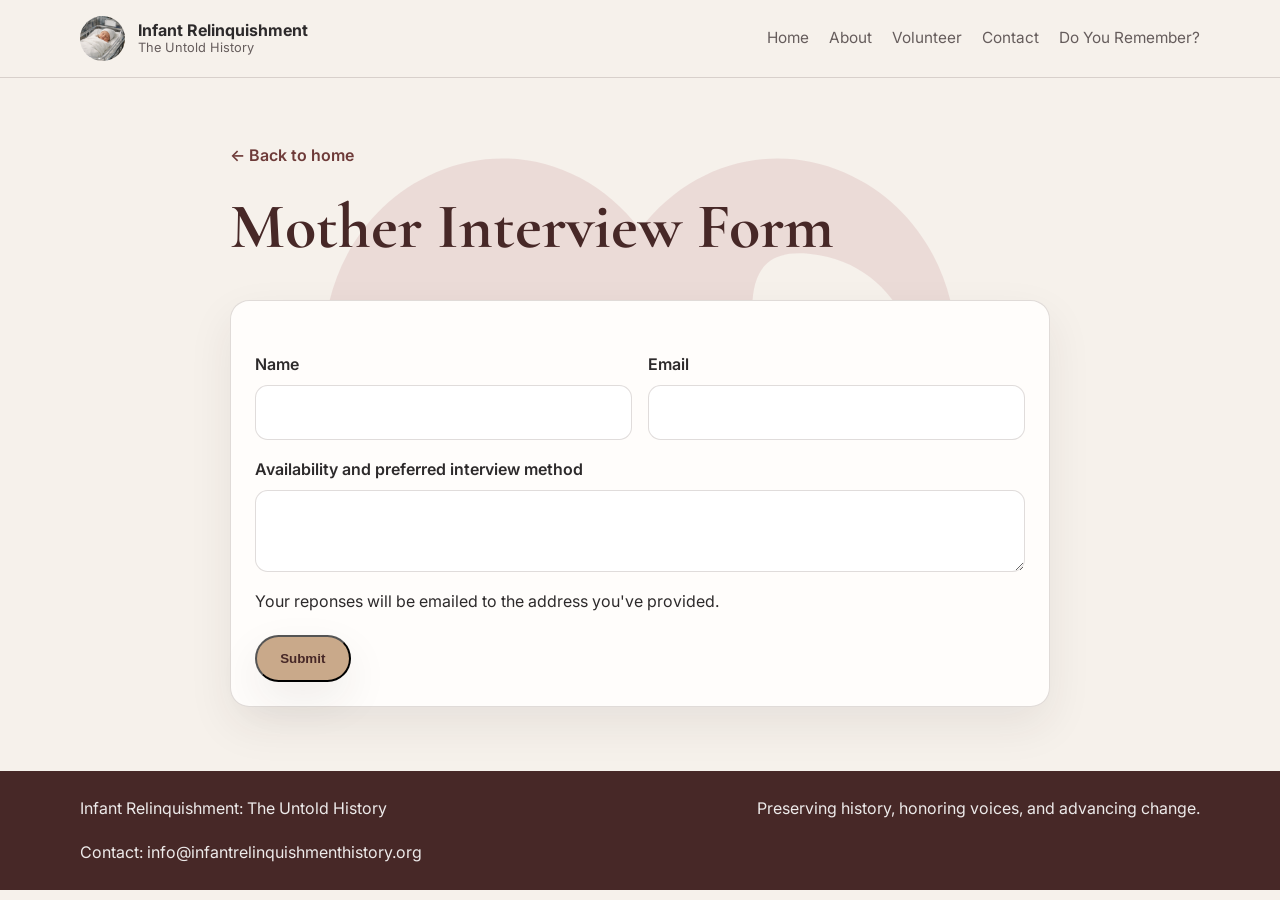
<file: mother-interview.html>
<!DOCTYPE html>
<html lang="en">
  <head>
    <meta charset="UTF-8" />
    <meta name="viewport" content="width=device-width, initial-scale=1.0" />
    <title>Mother Interview Form</title>
    <link rel="preconnect" href="https://fonts.googleapis.com" />
    <link rel="preconnect" href="https://fonts.gstatic.com" crossorigin />
    <link
      href="https://fonts.googleapis.com/css2?family=Cormorant+Garamond:wght@400;500;600;700&family=Inter:wght@400;500;600;700&display=swap"
      rel="stylesheet"
    />
    <link rel="stylesheet" href="styles.css" />
  </head>
  <body>
    <header class="site-header">
      <div class="container nav-wrap">
        <a href="index.html#home" class="brand" aria-label="Go to homepage">
          <span class="brand-mark"><img src="infant in bassinet.png" alt="Infant in bassinet logo" /></span>
          <div>
            <p class="brand-name">Infant Relinquishment</p>
            <p class="brand-tag">The Untold History</p>
          </div>
        </a>
        <nav class="main-nav" aria-label="Main navigation">
          <a href="index.html">Home</a>
          <a href="index.html#about">About</a>
          <a href="index.html#volunteer">Volunteer</a>
          <a href="index.html#contact">Contact</a>
          <a href="index.html#remember">Do You Remember?</a>
        </nav>
      </div>
    </header>

    <main class="content-section">
      <div class="container narrow">
        <a class="back-link" href="index.html#volunteer">← Back to home</a>
        <h1>Mother Interview Form</h1>
        <form class="volunteer-form" action="https://prod-01.northcentralus.logic.azure.com:443/workflows/80397ec16f2346b2931aea08ec6dc679/triggers/When_an_HTTP_request_is_received/paths/invoke?api-version=2016-10-01&sp=%2Ftriggers%2FWhen_an_HTTP_request_is_received%2Frun&sv=1.0&sig=mhfT9WDgOimOk_mNjqP8_VDUGXnY4NYjHHkeOpYVOQA" method="post">
          <p class="form-status" aria-live="polite"></p>
          <div class="form-row">
            <label>Name<input type="text" name="name" /></label>
            <label>Email<input type="email" name="email" /></label>
          </div>
          <div class="form-row single">
            <label>Availability and preferred interview method<textarea name="availability" rows="2"></textarea></label>
          </div>
          <p>Your reponses will be emailed to the address you've provided.</p>
          <button type="submit" class="button primary">Submit</button>
        </form>
      </div>
    </main>

    <script>
      const volunteerForm = document.querySelector(".volunteer-form");
      const formStatus = document.querySelector(".form-status");

      volunteerForm.addEventListener("submit", async (event) => {
        event.preventDefault();

        const formData = new FormData(volunteerForm);
        const formContent = Object.fromEntries(formData.entries());
        formContent.datetime = new Date().toISOString();

        formStatus.textContent = "Submitting...";
        window.scrollTo({ top: 0, behavior: "smooth" });

        try {
          const response = await fetch(volunteerForm.action, {
            method: "POST",
            headers: {
              "Content-Type": "application/json",
            },
            body: JSON.stringify(formContent),
          });

          if (!response.ok) {
            throw new Error(`Request failed with status ${response.status}`);
          }

          volunteerForm.reset();
          formStatus.textContent = "Thank you! Your response was submitted and emailed to you for reference.";
          volunteerForm.classList.add("submitted");

          const resubmitButton = document.createElement("button");
          resubmitButton.type = "button";
          resubmitButton.className = "button primary resubmit-button";
          resubmitButton.textContent = "New submission";
          resubmitButton.addEventListener("click", () => {
            volunteerForm.reset();
            formStatus.textContent = "";
            volunteerForm.classList.remove("submitted");
            resubmitButton.remove();
          });
          volunteerForm.append(resubmitButton);
        } catch (error) {
          console.error(error);
          formStatus.textContent = "Something went wrong. Please try again.";
        }
      });
    </script>

    <footer class="site-footer">
      <div class="container footer-inner">
        <p>Infant Relinquishment: The Untold History</p>
        <p>Preserving history, honoring voices, and advancing change.</p>
        <p>Contact: info@infantrelinquishmenthistory.org</p>
      </div>
    </footer>
  </body>
</html>
</file>
<file: styles.css>
:root {
  --bg: #f6f1eb;
  --panel: #fffdfb;
  --primary: #6e3b39;
  --primary-dark: #472827;
  --accent: #c9a98a;
  --text: #2d2a2b;
  --muted: #665d5c;
  --line: rgba(87, 62, 59, 0.18);
  --shadow: 0 18px 45px rgba(57, 38, 35, 0.08);
  --hero-bg: #f3ece2;
  --about-bg: #612f30;
}

* {
  box-sizing: border-box;
}

html {
  scroll-behavior: smooth;
  scroll-padding-top: 110px;
}

section[id] {
  scroll-margin-top: 10px;
}

body {
  margin: 0;
  font-family: "Inter", sans-serif;
  background: var(--bg);
  color: var(--text);
  line-height: 1.7;
  position: relative;
}

body::before {
  content: "";
  position: fixed;
  inset: 0;
  background-image: url("data:image/svg+xml,%3Csvg xmlns='http://www.w3.org/2000/svg' viewBox='0 0 620 620'%3E%3Cg fill='none' fill-rule='evenodd'%3E%3Cg fill='%23dbb7b7' opacity='0.38'%3E%3Cpath d='M310 120c-43-57-114-76-176-49-76 33-110 118-92 196 17 72 80 129 153 181 36 26 75 48 115 68 40-20 79-42 115-68 73-52 136-109 153-181 18-78-16-163-92-196-62-27-133-8-176 49zm-60 80c-29-7-67 1-88 32-30 43-22 95 12 131 33 35 76 52 118 62 13 3 27 3 40 0 11-3 22-10 31-18 13 10 31 16 49 14 27-2 52-18 66-43 17-31 18-69 2-99-25-48-84-76-142-66-23 5-41 17-56 34l-32-47zm157 1l39 57-34 29c-28 24-66 40-105 49-25 6-52 5-77-5 44 46 95 68 146 75 56 11 117-10 152-58 32-44 35-101 12-147-16-32-43-56-85-60-27-2-52 4-48 60z'/%3E%3C/g%3E%3C/g%3E%3C/svg%3E");
  background-repeat: no-repeat;
  background-position: center;
  background-size: 80vmin;
  pointer-events: none;
  z-index: 0;
}

body > * {
  position: relative;
  z-index: 1;
}

img {
  max-width: 100%;
  display: block;
}

a {
  color: inherit;
  text-decoration: none;
}

.container {
  width: min(1120px, calc(100% - 2rem));
  margin: 0 auto;
}

.narrow {
  max-width: 820px;
}

.site-header {
  position: sticky;
  top: 0;
  z-index: 20;
  background: rgba(246, 241, 235, 0.95);
  backdrop-filter: blur(8px);
  border-bottom: 1px solid var(--line);
}

.nav-wrap {
  display: flex;
  align-items: center;
  justify-content: space-between;
  gap: 1rem;
  padding: 1rem 0;
}

.brand {
  display: flex;
  align-items: center;
  gap: 0.8rem;
}

.brand-mark {
  display: flex;
  align-items: center;
  justify-content: center;
  width: 2.8rem;
  height: 2.8rem;
  border-radius: 50%;
  overflow: hidden;
  background: transparent;
  padding: 0;
  box-shadow: none;
}

.brand-mark img {
  display: block;
  width: 100%;
  height: 100%;
  object-fit: cover;
}

.brand-name,
.brand-tag {
  margin: 0;
  line-height: 1.2;
}

.brand-name {
  font-weight: 700;
}

.brand-tag {
  font-size: 0.8rem;
  color: var(--muted);
}

.main-nav {
  display: flex;
  flex-wrap: wrap;
  justify-content: flex-end;
  gap: 1.25rem;
  font-size: 0.96rem;
}

.main-nav a {
  color: var(--muted);
  transition: color 0.2s ease;
}

.main-nav a:hover,
.main-nav a:focus-visible {
  color: var(--primary);
}

.hero {
  padding: 4.5rem 0 3.25rem;
  background: var(--hero-bg);
  color: var(--primary-dark);
}

.hero-inner {
  display: grid;
  grid-template-columns: 1.7fr 0.9fr;
  gap: 2rem;
  align-items: center;
}

.eyebrow,
.section-kicker {
  margin: 0 0 0.8rem;
  font-size: 0.82rem;
  letter-spacing: 0.12em;
  text-transform: uppercase;
  color: var(--accent);
  font-weight: 700;
}

h1,
h2,
h3 {
  margin-top: 0;
  font-family: "Cormorant Garamond", serif;
  line-height: 1.05;
  color: inherit;
}

h1 {
  font-size: clamp(2.5rem, 5vw, 4.4rem);
  margin-bottom: 1rem;
  color: var(--primary-dark);
}

h2 {
  font-size: clamp(2.2rem, 3vw, 3rem);
  margin-bottom: 1rem;
}

h3 {
  font-size: clamp(1.7rem, 2vw, 2.2rem);
  margin-bottom: 0.75rem;
}

.lead {
  font-size: 1.08rem;
  max-width: 52rem;
  margin-bottom: 1rem;
}

.muted {
  color: rgba(255, 255, 255, 0.8);
}

.hero-actions {
  display: flex;
  flex-wrap: wrap;
  gap: 1rem;
  margin-top: 2rem;
}

.button {
  display: inline-flex;
  align-items: center;
  justify-content: center;
  border-radius: 999px;
  padding: 0.9rem 1.45rem;
  font-weight: 600;
  transition: transform 0.2s ease, box-shadow 0.2s ease;
}

.button:hover,
.button:focus-visible {
  transform: translateY(-1px);
}

.button.primary {
  background: var(--accent);
  color: var(--primary-dark);
  box-shadow: var(--shadow);
}

.button.secondary {
  border: 1px solid rgba(110, 59, 57, 0.2);
  background: var(--accent);
  color: var(--primary-dark);
}

.hero-panel {
  background: rgba(255, 255, 255, 0.7);
  border: 1px solid rgba(110, 59, 57, 0.15);
  border-radius: 1.25rem;
  padding: 1.6rem;
  box-shadow: var(--shadow);
  color: var(--primary-dark);
}

.hero-panel h2 {
  font-size: 2rem;
}

.about-section {
  background: var(--about-bg);
  color: #fff;
}

.about-section h2,
.about-section p,
.about-section .section-kicker {
  color: #fff;
}

.content-section {
  padding: 4rem 0;
}

.blue-underline {
  text-decoration: underline;
  text-decoration-color: white;
}

.content-section.alt {
  background: rgba(255, 255, 255, 0.45);
  border-top: 1px solid var(--line);
  border-bottom: 1px solid var(--line);
}

.form-status {
  font-size: clamp(1.7rem, 2vw, 2.2rem);
  margin-bottom: 1.6rem;
  margin-top: 0;
  font-family: "Cormorant Garamond", serif;
  line-height: 1.05;
  color: inherit;
}

.volunteer-form.submitted {
  display: flex;
  flex-direction: column;
  align-items: center;
  justify-content: center;
  min-height: 14rem;
  text-align: center;
}

.volunteer-form.submitted > * {
  display: none;
}

.volunteer-form.submitted > .form-status,
.volunteer-form.submitted > .resubmit-button {
  display: block;
}

.volunteer-form.submitted > .form-status {
  margin-bottom: 1.2rem;
}

.volunteer-form.submitted > .resubmit-button {
  border: 0;
  cursor: pointer;
}

p {
  margin: 0 0 1.2rem;
  color: var(--text);
}

.card-grid {
  display: grid;
  grid-template-columns: repeat(3, minmax(220px, 1fr));
  gap: 1.25rem;
  margin-top: 2rem;
  justify-content: center;
  align-items: stretch;
}

.card-grid .info-card:nth-child(4) {
  grid-column: 1;
}

.card-grid .info-card:nth-child(5) {
  grid-column: 2;
}

.info-card,
.contact-card,
.volunteer-form,
.story-panel {
  background: var(--panel);
  border: 1px solid var(--line);
  border-radius: 1.2rem;
  box-shadow: var(--shadow);
  padding: 1.5rem;
}

.info-card {
  display: flex;
  flex-direction: column;
  justify-content: space-between;
  min-height: 210px;
  width: 100%;
}

.text-link {
  color: var(--primary);
  font-weight: 600;
}

.back-link {
  display: inline-block;
  margin-bottom: 1.5rem;
  color: var(--primary);
  font-weight: 600;
}

.volunteer-form {
  margin-top: 2.5rem;
}

.form-row {
  display: grid;
  grid-template-columns: repeat(auto-fit, minmax(220px, 1fr));
  gap: 1rem;
  margin-bottom: 1rem;
}

.form-row.single {
  grid-template-columns: 1fr;
}

.checkbox-row {
  display: grid;
  grid-template-columns: 1fr;
  gap: 0.75rem;
}

.checkbox-label {
  display: flex;
  flex-direction: row-reverse;
  justify-content: space-between;
  align-items: flex-start;
  gap: 0.8rem;
  padding: 0;
  border: none;
  border-radius: 0;
  background: transparent;
  box-shadow: none;
}

.checkbox-label span {
  flex: 1;
}

.checkbox-label input {
  width: 1.1rem;
  height: 1.1rem;
  margin-top: 0.25rem;
  margin-left: auto;
  accent-color: var(--primary);
}


label {
  display: flex;
  flex-direction: column;
  gap: 0.45rem;
  font-weight: 600;
  color: var(--text);
}

input,
textarea {
  width: 100%;
  border: 1px solid var(--line);
  border-radius: 0.8rem;
  padding: 0.8rem 0.9rem;
  font: inherit;
  background: #fff;
  color: var(--text);
}

input:focus,
textarea:focus {
  outline: 2px solid rgba(110, 59, 57, 0.25);
  border-color: var(--primary);
}

.contact-card {
  margin-top: 1.5rem;
}

.contact-person {
  display: flex;
  flex-direction: column;
  margin-bottom: 1rem;
  font-size: 1.05rem;
}

.supporters {
  margin-top: 2rem;
}

.supporters ul {
  list-style: none;
  padding: 0;
  margin: 1rem 0 0;
  display: grid;
  grid-template-columns: repeat(auto-fit, minmax(180px, 1fr));
  gap: 0.75rem;
}

.supporters li {
  background: rgba(255,255,255,0.5);
  border: 1px solid var(--line);
  border-radius: 999px;
  padding: 0.7rem 1rem;
  text-align: center;
}

blockquote {
  margin: 1.5rem 0;
  padding: 1.2rem 1.4rem;
  border-left: 4px solid var(--accent);
  font-size: 1.1rem;
  background: rgba(201, 169, 138, 0.12);
  border-radius: 0.8rem;
  color: var(--primary-dark);
}

.raw-form {
  margin-top: 1.5rem;
  padding: 1.25rem 1.5rem;
  background: #fff;
  border: 1px solid var(--line);
  border-radius: 0.9rem;
  white-space: pre-wrap;
  font-family: "Inter", sans-serif;
  line-height: 1.8;
  color: var(--text);
}

.paper-checklist {
  margin-top: 2rem;
  padding: 1.5rem 1.25rem 1.25rem;
  background: linear-gradient(180deg, #fdf8f2 0%, #f5efe9 100%);
  border: 1px solid rgba(110, 59, 57, 0.18);
  border-radius: 1rem;
  box-shadow: inset 0 0 0 1px rgba(110, 59, 57, 0.05);
}

.paper-checklist p {
  margin-bottom: 1rem;
  font-size: 0.97rem;
}

.paper-checklist ol {
  list-style: none;
  padding: 0;
  margin: 0;
  display: grid;
  grid-template-columns: repeat(auto-fit, minmax(250px, 1fr));
  gap: 0.55rem 1rem;
}

.paper-checklist li {
  position: relative;
  padding-left: 1.6rem;
  line-height: 1.5;
  color: var(--text);
}

.paper-checklist li::before {
  content: "□";
  position: absolute;
  left: 0;
  top: 0;
  color: var(--primary);
  font-size: 1.1rem;
  line-height: 1.5;
}

.form-page .volunteer-form {
  margin-top: 0.75rem;
}

.story-panel {
  margin: 2rem 0;
}

.signature {
  font-weight: 700;
  margin-top: 1.5rem;
}

.site-footer {
  background: var(--primary-dark);
  color: rgba(255, 255, 255, 0.9);
  padding: 1.5rem 0;
  margin-top: 0;
}

.site-footer p {
  color: rgba(255, 255, 255, 0.9);
  margin: 0;
}

.footer-inner {
  display: flex;
  justify-content: space-between;
  gap: 1rem;
  flex-wrap: wrap;
}

#remember {
  width: 100vw;
  margin-left: calc(50% - 50vw);
  background: var(--hero-bg);
  border-top: 1px solid rgba(110, 59, 57, 0.12);
  border-bottom: 1px solid rgba(110, 59, 57, 0.12);
  box-shadow: inset 0 0 0 1px rgba(110, 59, 57, 0.03);
  margin-bottom: 0;
  padding: 4rem 0 3rem;
}

#remember .container {
  width: min(1120px, calc(100% - 2rem));
  margin: 0 auto;
  background: transparent;
  border: none;
  border-radius: 0;
  padding: 0;
}

#remember h2 {
  color: var(--primary-dark);
}

@media (max-width: 960px) {
  .card-grid {
    grid-template-columns: repeat(2, minmax(220px, 1fr));
  }
}

@media (max-width: 760px) {
  .nav-wrap,
  .hero-inner,
  .footer-inner {
    display: block;
  }

  .main-nav {
    margin-top: 1rem;
    justify-content: flex-start;
  }

  .hero {
    padding-top: 3rem;
  }

  .hero-panel {
    margin-top: 1.5rem;
  }

  .card-grid {
    grid-template-columns: 1fr;
  }
}
</file>
